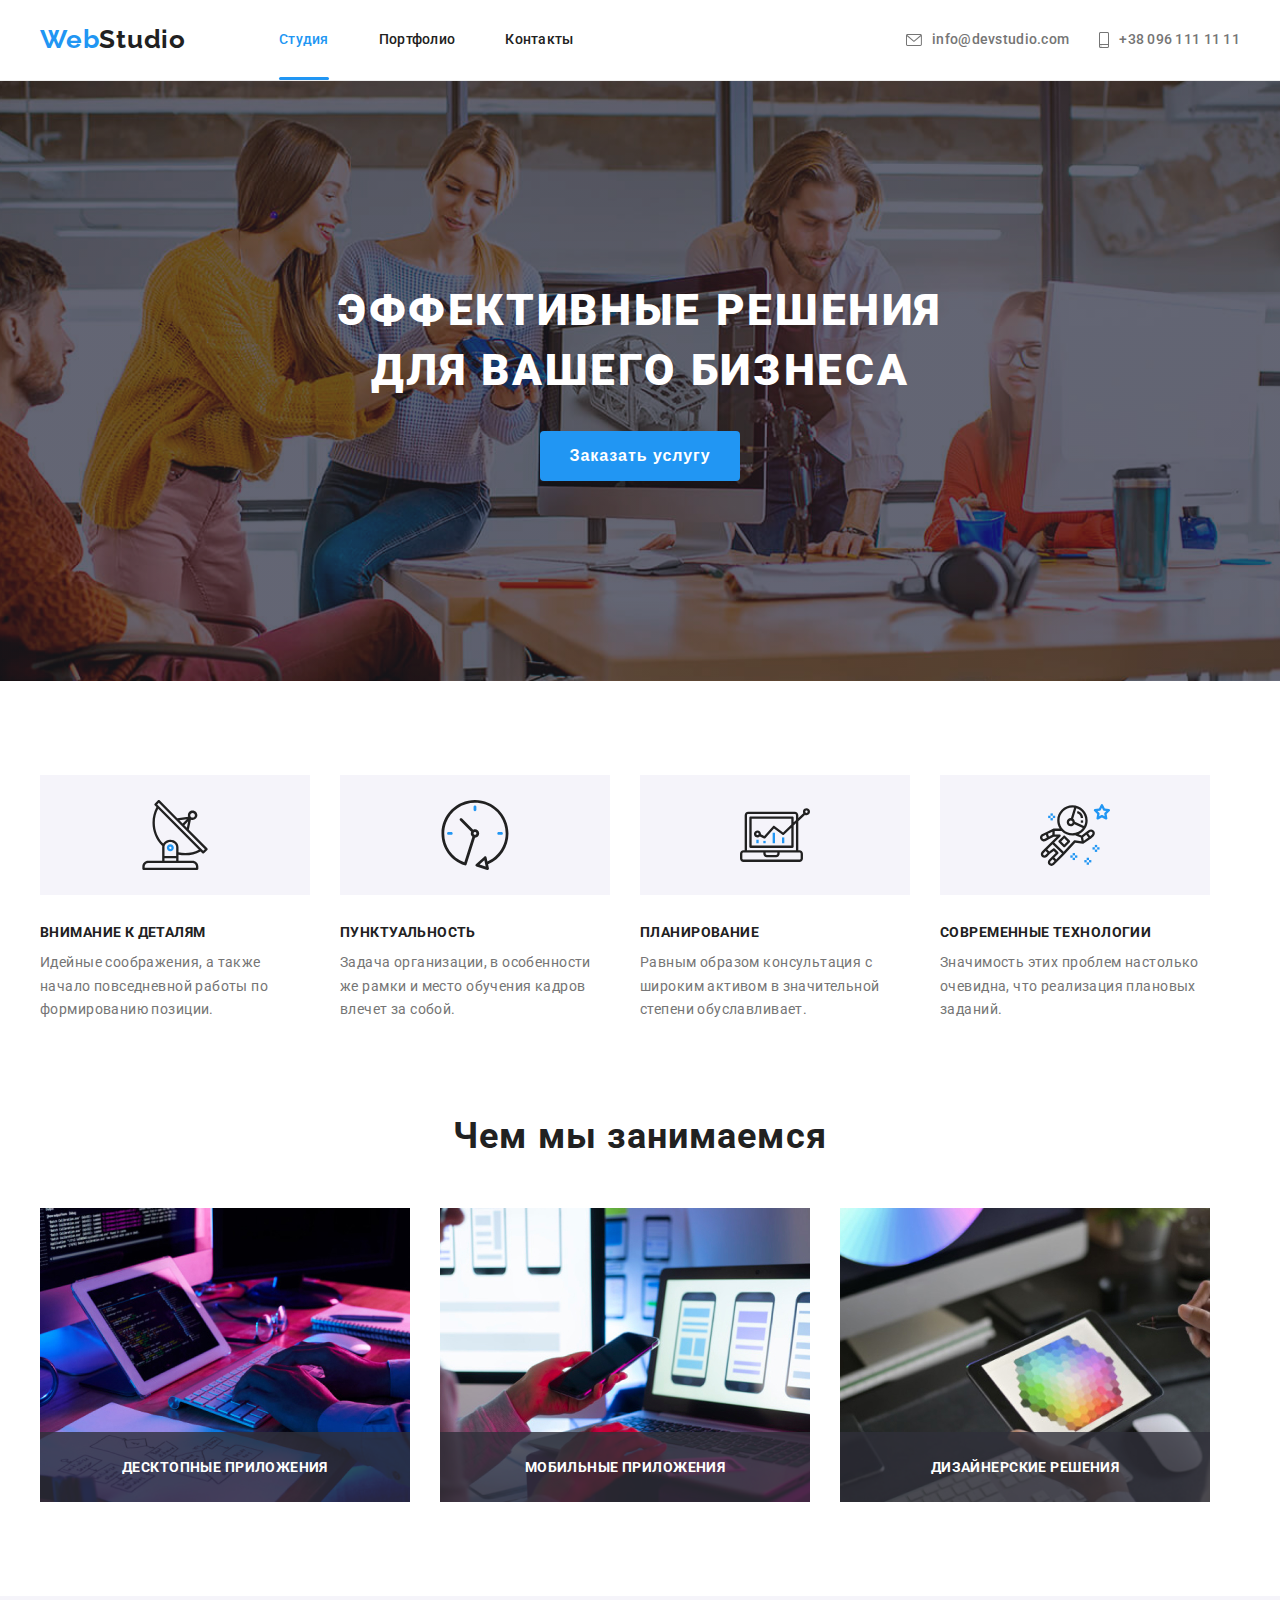
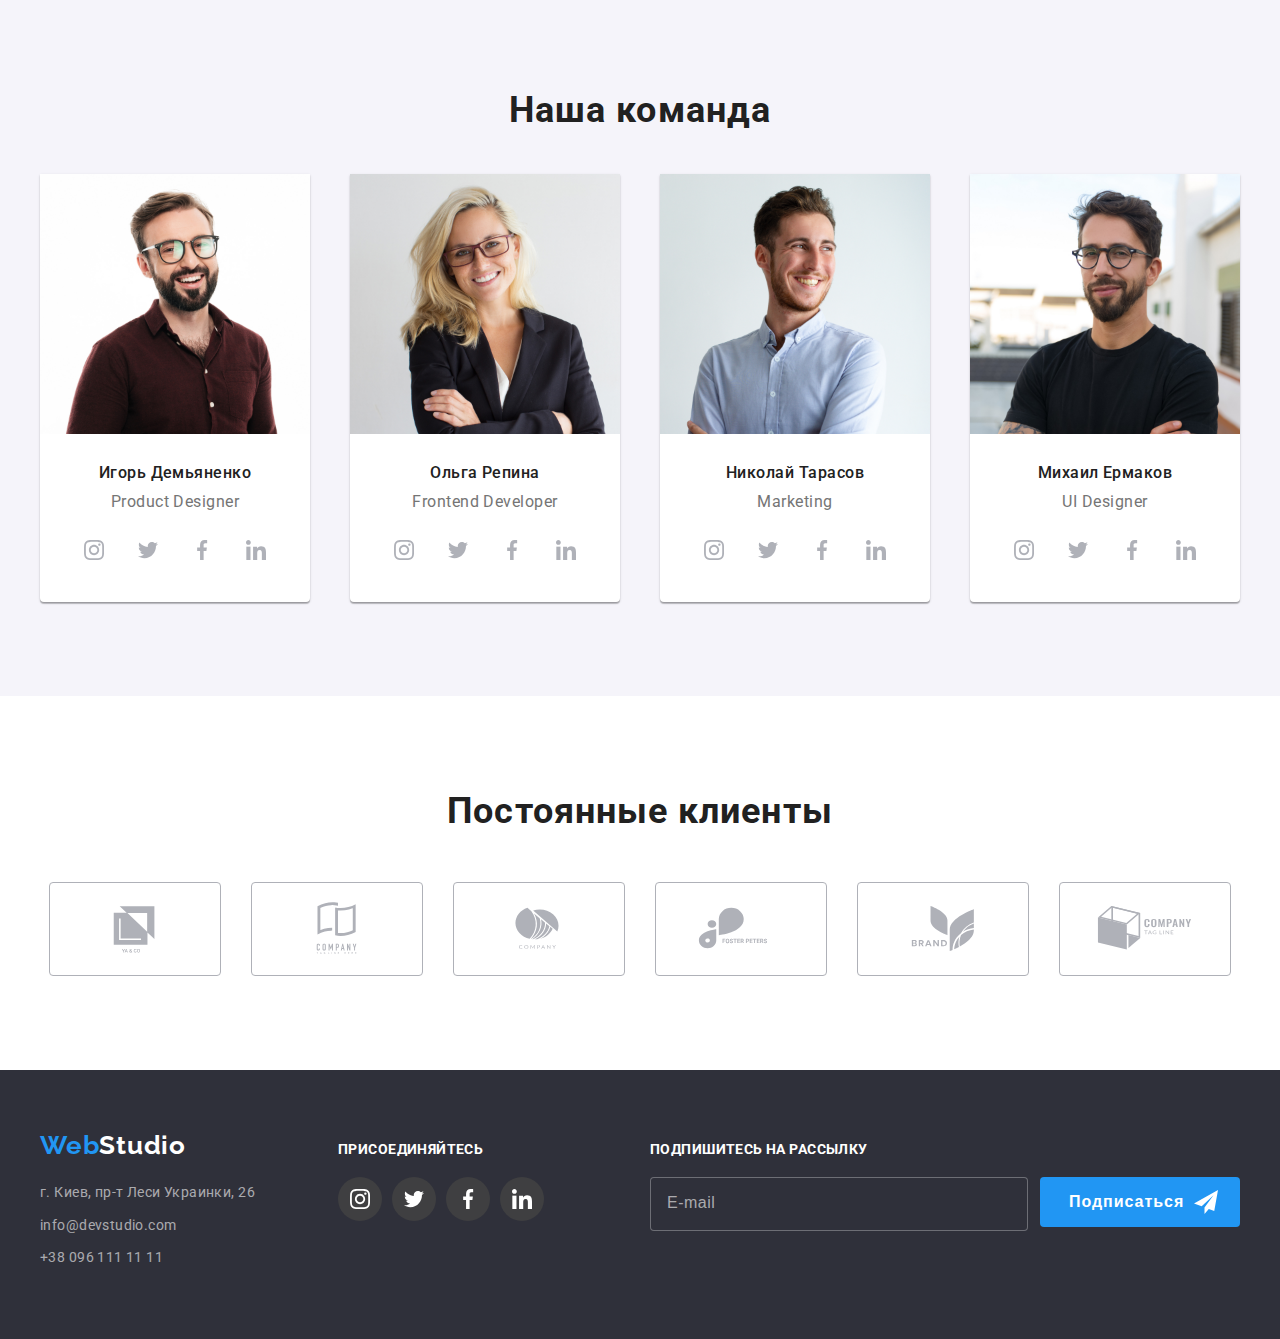
<file: index.html>
<!DOCTYPE html>
<html lang="ru">

<head>
    <meta charset="UTF-8">
    <meta http-equiv="X-UA-Compatible" content="IE=edge">
    <meta name="viewport" content="width=device-width, initial-scale=1.0">
    <link rel="preconnect" href="https://fonts.googleapis.com">
    <link rel="preconnect" href="https://fonts.gstatic.com" crossorigin>
    <link
        href="https://fonts.googleapis.com/css2?family=Raleway:wght@700&family=Roboto:wght@400;500;700;900&display=swap"
        rel="stylesheet">
    <title>WebStudio</title>
    
    <link rel="stylesheet" href="https://cdnjs.cloudflare.com/ajax/libs/modern-normalize/1.1.0/modern-normalize.min.css"
        integrity="sha512-wpPYUAdjBVSE4KJnH1VR1HeZfpl1ub8YT/NKx4PuQ5NmX2tKuGu6U/JRp5y+Y8XG2tV+wKQpNHVUX03MfMFn9Q=="
        crossorigin="anonymous" referrerpolicy="no-referrer" />
        
       
    <link rel="stylesheet" href="./css/main.css">
    <link rel="stylesheet" href="./css/main.min.css">
    
    
</head>

<body>
    <!-- header -->
    <header class="header">
        <div class="container">
            <nav class="navigation">
                <a class=" logo header-nav__logo link" href="./index.html">Web<span class="logo__studio">Studio</span> </a>
 
                <ul class="navigation__list list">
                    <li class="navigation__item"><a class="navigation__link link navigation__link--active active" href="./index.html">Студия</a></li>
                    <li class="navigation__item"><a class="navigation__link link "
                            href="./portfolio.html">Портфолио</a>
                    </li>
                    <li class="navigation__item"><a class="navigation__link link" href="">Контакты</a></li>
                </ul>
            </nav>
            
                <ul class="contacts__list list">
                    <li class="contacts__item">
                             <a class="contacts__link contacts__effect-link link" href="mailto:info@devstudio.com">
                                <svg
                                    class="contacts__icon contacts__effect-icon " width="16" height="12">
                                    <use href="./images/icons/3-symbol-defs.svg#icon-envelope-hover"></use>
                                </svg>
                
                                info@devstudio.com
                            </a>
                    </li>
                    <li class="contacts__item">
                            <a class="contacts__link link" href="tel:+380961111111">
                                <svg class="contacts__icon contacts__effect-icon" width="10"
                                    height="16">
                                    <use href="./images/icons/3-symbol-defs.svg#icon-smartphone"></use>
                                </svg>
                                +38 096 111 11 11
                            </a>
                    </li>
                </ul>
            
        </div>
    
    </header>

    <main>
        <!-- section-1 -->
       
            <section class="section-1">
                <div class="section-1__content container">
                    
                        <h1 class="section-1__title">Эффективные решения <br>для вашего бизнеса</h1>
                        <button class="button section-1__button button__effect " data-modal-open type="button">Заказать услугу</button>
                    
                </div>
               
            </section>

            <div class="backdrop is-hidden " data-modal>
                <div class="modal">
                   <div class="modal__content">
                        <h3 class="modal__title">Оставьте свои данные, мы вам перезвоним</h3>
                        
                        <form class="form">
                           <div class="form-field">
                                <label class="form__name" for="name"> Имя</label>
                                <div class="input-wrap">
                                   
                                    <input class="form__input-form input__effect " type="text" name="name" id="name" required>
                                    <svg class="form__icon" width="18" height="18">
                                        <use href="./images/icons/modal-symbol-defs.svg#icon-person-black-18dp-1"></use>
                                    </svg>
                                </div>
                           </div>
                        
                            
                           <div class="form-field">
                                <label class="form__tel" for="tel"> Телефон</label>
                               <div class="input-wrap">
                                   
                                    <input class="form__input-form input__effect" type="tel" name="tel" id="tel" required>
                                    <svg class="form__icon" width="18" height="18">
                                        <use href="./images/icons/modal-symbol-defs.svg#icon-phone-black-18dp-1"></use>
                                    </svg>
                               </div>
                           </div>
                            
                            <div class="form-field">
                                <label class="form__mail" for="mail"> Почта</label>
                               <div class="input-wrap">
                                   
                                    <input class="form__input-form input__effect" type="email" name="mail" id="mail" required>
                                    <svg class="form__icon" width="18" height="18">
                                        <use href="./images/icons/modal-symbol-defs.svg#icon-email-black-18dp-1"></use>
                                    </svg>
                               </div>
                            </div>
                            
                            <div class="form-field">
                                <label class="form__comment" for="comment"> Комментарий </label>
                                <textarea class="form__textarea" name="comment" id="comment" rows="5"  placeholder="Введите текст"></textarea>
                            </div>
                            
                           <div class="form__checkbox">
                                <input class="form__input-checkbox input__effect form__checkbox--visualle-hidden" type="checkbox" name="topic" value="accent" id="accent" required>
                                <label class="form__label-checkbox" for="accent">
                                    <span >
                                        <svg class="form__checkbox-icon" width="16" height="15">
                                            <use href="./images/icons/modal-symbol-defs.svg#icon-icon-check-1"></use>
                                        </svg>
                                    </span> Соглашаюсь с рассылкой и принимаю <a class="form__link"
                                        href=""> Условия договора</a> 
                                </label>
                               
                           </div>
                            
                            <button class="form__btn" type="submit">Отправить</button>
                        </form>
                   </div> 
                    <div class="modal__icon thumb">
                       <button class="modal__button-icon" data-modal-close type="button">
                        <svg class="modal__close-icons" width="11" height="11">
                            <use href="./images/icons/5-symbol-defs.svg#icon-Vector"></use>
                        </svg>
                       </button>
                    </div>
                </div>
            </div>
        <!-- section-2 -->
       
            <section class="section-2">
                <div class="container">
                    <ul class="section-2__list list">
                        <li class="section-2__item">
                                <div class="section-2__icon">
                                    <svg class="" width="70" height="70">
                                        <use href="./images/icons/4-symbol-defs.svg#icon-antenna-1"></use>
                                    </svg>
                                    
                                </div>
                            <h3 class="section-2__title">Внимание к деталям</h3>
                            <p class="section-2__description">Идейные соображения, а также начало повседневной работы по формированию позиции.</p>
                        </li>
                        <li class="section-2__item">
                            <div class="section-2__icon">
                                <svg class="" width="70" height="70">
                                        <use href="./images/icons/4-symbol-defs.svg#icon-clock-1"></use>
                                    </svg>
                                
                            </div>
                            <h3 class="section-2__title">Пунктуальность</h3>
                            <p class="section-2__description">Задача организации, в особенности же рамки и место обучения кадров влечет за собой.</p>
                        </li>
                        <li class="section-2__item" >
                            <div class="section-2__icon">
                                <svg class="" width="70" height="70">
                                        <use href="./images/icons/4-symbol-defs.svg#icon-diagram-1"></use>
                                    </svg>
                                
                            </div>
                            <h3 class="section-2__title">Планирование</h3>
                            <p class="section-2__description">Равным образом консультация с широким активом в значительной степени обуславливает.</p>
                        </li>
                        <li class="section-2__item">
                            <div class="section-2__icon">
                                <svg class="" width="70" height="70">
                                        <use href="./images/icons/4-symbol-defs.svg#icon-astronaut-1"></use>
                                    </svg>
                                
                            </div>
                            <h3 class="section-2__title">Современные технологии</h3>
                            <p class="section-2__description">Значимость этих проблем настолько очевидна, что реализация плановых заданий.</p>
                        </li>
                    </ul>
                </div>
            </section>
       

        <!-- section-3 -->
      
            <section class="section-3">
                <div class="container">
                <h2 class="section-3__title">Чем мы занимаемся</h2>
                <ul class="section-3__list list">
                    <li class="section-3__img" >
                        <img src="./images/img-sek3-1.jpg"
                        width="370"
                        height="294"
                        alt="сотрудник работает за планшетом">
                        <p class="section-3__text">Десктопные приложения</p>
                    </li>
                    <li class="section-3__img"><img src="./images/img-sek3-2.jpg" 
                        width="370" 
                        height="294" 
                        alt="сотрудник разрабатывает дизайн">
                        <p class="section-3__text" >Мобильные приложения</p>
                    </li>
                    <li class="section-3__img"><img src="./images/img-sek3-3.jpg" 
                        width="370" 
                        height="294"
                        alt="сотрудник рассматривает палитру цветов">
                        <p class="section-3__text">Дизайнерские решения</p>
                    </li>
                </ul>
                </div>
            </section>

        <!-- section-4 -->
       
            <section class="section-4">
                <div class="container">
                    <h2 class="section-4__title">Наша команда</h2>
                    <ul class="section-4__list list">
                        <li class="section-4__employee">
                            <img class="" src="./images/img-sek4-1.jpg" 
                            width="270" 
                            height="260" 
                            alt="фото сотрудника">
                            <div class="section-4__description">
                                <h3 class="section-4__name" >Игорь Демьяненко</h3>
                                <p class="section-4__profession">Product Designer</p>
                                <ul class="section-4__soc-list list">
                                    <li class="section-4__soc-item">
                                        <a class="section-4__link link" href="">
                                            <svg class="section-4__icon" width="20" height="20">
                                                <use href="./images/icons/symbol-defs.svg#icon-instagram-2"></use>
                                            </svg>
                                        </a>
                                    </li>
                                    <li class="section-4__soc-item">
                                        <a class="section-4__link link" href="">
                                            <svg class="section-4__icon" width="20" height="20">
                                                <use href="./images/icons/symbol-defs.svg#icon-twitter-1"></use>
                                            </svg>
                                        </a>
                                    </li>
                                    <li class="section-4__soc-item">
                                        <a class="section-4__link link" href="">
                                            <svg class="section-4__icon" width="20" height="20">
                                                <use href="./images/icons/symbol-defs.svg#icon-facebook-1"></use>
                                            </svg>
                                        </a>
                                        
                                    </li>
                                    <li class="section-4__soc-item">
                                        <a class="section-4__link link" href="">
                                            <svg class="section-4__icon" width="20" height="20">
                                                <use href="./images/icons/symbol-defs.svg#icon-linkedin-1"></use>
                                            </svg>
                                        </a>
                                    </li>
                                </ul>
                            </div>
                        </li>
                        <li class="section-4__employee">
                            <img class=""  src="./images/img-sek4-2.jpg" 
                            width="270" 
                            height="260" 
                            alt="фото сотрудника">
                             <div class="section-4__description">
                                <h3 class="section-4__name">Ольга Репина</h3>
                                <p class="section-4__profession">Frontend Developer</p>
                                <ul class="section-4__soc-list list">
                                    <li class="section-4__soc-item">
                                        <a class="section-4__link link" href="">
                                            <svg class="section-4__icon" width="20" height="20">
                                                <use href="./images/icons/symbol-defs.svg#icon-instagram-2"></use>
                                            </svg>
                                        </a>
                                    </li>
                                    <li class="section-4__soc-item">
                                        <a class="section-4__link link" href="">
                                            <svg class="section-4__icon" width="20" height="20">
                                                <use href="./images/icons/symbol-defs.svg#icon-twitter-1"></use>
                                            </svg>
                                        </a>
                                        
                                    </li>
                                    <li class="section-4__soc-item">
                                        <a class="section-4__link link" href="">
                                            <svg class="section-4__icon" width="20" height="20">
                                                <use href="./images/icons/symbol-defs.svg#icon-facebook-1"></use>
                                            </svg>
                                        </a>
                                    </li>
                                    <li class="section-4__soc-item">
                                        <a class="section-4__link link" href="">
                                            <svg class="section-4__icon" width="20" height="20">
                                                <use href="./images/icons/symbol-defs.svg#icon-linkedin-1"></use>
                                            </svg>
                                        </a>
                                    </li>
                                </ul>
                             </div>
                        </li>
                        <li class="section-4__employee">
                            <img class=""  src="./images/img-sek4-3.jpg" 
                            width="270" 
                            height="260" 
                            alt="фото сотрудника">
                            <div class="section-4__description">
                                <h3 class="section-4__name">Николай Тарасов</h3>
                                <p class="section-4__profession">Marketing</p>
                                <ul class="section-4__soc-list list">
                                    <li class="section-4__soc-item">
                                        <a class="section-4__link link" href="">
                                            <svg class="section-4__icon" width="20" height="20">
                                                <use href="./images/icons/symbol-defs.svg#icon-instagram-2"></use>
                                            </svg>
                                        </a>
                                    </li>
                                    <li class="section-4__soc-item">
                                        <a class="section-4__link link" href="">
                                            <svg class="section-4__icon" width="20" height="20">
                                                <use href="./images/icons/symbol-defs.svg#icon-twitter-1"></use>
                                            </svg>
                                        </a>
                                        
                                    </li>
                                    <li class="section-4__soc-item">
                                        <a class="section-4__link link" href="">
                                            <svg class="section-4__icon" width="20" height="20">
                                                <use href="./images/icons/symbol-defs.svg#icon-facebook-1"></use>
                                            </svg>
                                        </a>
                                    </li>
                                    <li class="section-4__soc-item">
                                        <a class="section-4__link link" href="">
                                            <svg class="section-4__icon" width="20" height="20">
                                                <use href="./images/icons/symbol-defs.svg#icon-linkedin-1"></use>
                                            </svg>
                                        </a>
                                    </li>
                                </ul>
                            </div>
                        </li>
                        <li class="section-4__employee">
                            <img class=""  src="./images/img-sek4-4.jpg" 
                            width="270" 
                            height="260" 
                            alt="фото сотрудника">
                            <div class="section-4__description">
                                <h3 class="section-4__name">Михаил Ермаков</h3>
                                <p class="section-4__profession">UI Designer</p>
                                <ul class="section-4__soc-list list">
                                    <li class="section-4__soc-item">
                                        <a class="section-4__link link" href="">
                                            <svg class="section-4__icon" width="20" height="20">
                                                <use href="./images/icons/symbol-defs.svg#icon-instagram-2"></use>
                                            </svg>
                                        </a>
                                    </li>
                                    <li class="section-4__soc-item">
                                        <a class="section-4__link link" href="">
                                            <svg class="section-4__icon" width="20" height="20">
                                                <use href="./images/icons/symbol-defs.svg#icon-twitter-1"></use>
                                            </svg>
                                        </a>
                                        
                                    </li>
                                    <li class="section-4__soc-item">
                                        <a class="section-4__link link" href="">
                                            <svg class="section-4__icon" width="20" height="20">
                                                <use href="./images/icons/symbol-defs.svg#icon-facebook-1"></use>
                                            </svg>
                                        </a>
                                    </li>
                                    <li class="section-4__soc-item">
                                        <a class="section-4__link link" href="">
                                            <svg class="section-4__icon" width="20" height="20">
                                                <use href="./images/icons/symbol-defs.svg#icon-linkedin-1"></use>
                                            </svg>
                                        </a>
                                    </li>
                                </ul>
                            </div>
                        </li>
                    </ul>
                </div>
            </section>
            <!-- section-5 -->
          <section class="section-5">
              <div class="container">
                  <h2 class="section-5__title">Постоянные клиенты</h2>
                  <ul class="section-5__list list">
                     <li class="section-5__item link box-1">
                         <a class="section-5__link link" href="">
                             <svg class="section-5__icon" width="106" height="60">
                            <use href="./images/icons/2-symbol-defs.svg#icon-Logo-1"></use>
                         </svg>
                        </a>
                     </li>
                    <li class="section-5__item box-1">
                        <a class="section-5__link link" href="">
                            <svg class="section-5__icon" width="106" height="60">
                                <use href="./images/icons/2-symbol-defs.svg#icon-Logo-2"></use>
                            </svg>
                        </a>
                    </li>
                    <li class="section-5__item box-1">
                        <a class="section-5__link link" href="">
                            <svg class="section-5__icon" width="106" height="60">
                                <use href="./images/icons/2-symbol-defs.svg#icon-Logo-3"></use>
                            </svg>
                        </a>
                    </li>
                    <li class="section-5__item box-1">
                        <a class="section-5__link link" href="">
                            <svg class="section-5__icon" width="106" height="60">
                                <use href="./images/icons/2-symbol-defs.svg#icon-Logo-4"></use>
                            </svg>
                        </a>
                    </li>
                    <li class="section-5__item box-1">
                        <a class="section-5__link link" href="">
                            <svg class="section-5__icon" width="106" height="60">
                                <use href="./images/icons/2-symbol-defs.svg#icon-Logo-5"></use>
                            </svg>
                        </a>
                    </li>
                    <li class="section-5__item box-1">
                        <a class="section-5__link link" href="">
                            <svg class="section-5__icon" width="106" height="60">
                                <use href="./images/icons/2-symbol-defs.svg#icon-Logo-6"></use>
                            </svg>
                        </a>
                    </li>
                  </ul>

              </div>
          </section>
       
    </main>
    <!-- footer -->
    <footer class="footer">
        <div  class="footer-container container">
            <div class="footer-contacts">
                <a class="footer__logo link" href="./index.html">Web<span class="footer__logo-studio">Studio</span></a>
                <address class="footer-contacts__address">
                    <ul class="footer-contacts__list list">
                        <li class="footer-contacts__item"><a class="footer-contacts__link link" href="https://goo.gl/maps/XvD9XZvy2aRC84E2A" target="_blank"
                                rel="noopener noreferrer">г. Киев, пр-т Леси Украинки, 26</a></li>
                        <li class="footer-contacts__item"><a  class="footer-contacts__link link"  href="mailto:info@devstudio.com">info@devstudio.com</a></li>
                        <li class="footer-contacts__item"><a class="footer-contacts__link link" href="tel:+380961111111">+38 096 111 11 11</a></li>
                    </ul>
                </address>
            </div>
            <div class="footer-soc">
                <h3 class="footer-soc__title">присоединяйтесь</h3>
                <ul class="footer-soc__list list">
                    <li class="footer-soc__item">
                        <a href="" class="footer-soc__link link">
                            <svg class="footer-soc__icon" width="20" height="20">
                                <use href="./images/icons/symbol-defs.svg#icon-instagram-2"></use>
                            </svg>
                        </a>
                    </li>
                    <li class="footer-soc__item">
                        <a href="" class="footer-soc__link link">
                            <svg class="footer-soc__icon" width="20" height="20">
                                <use href="./images/icons/symbol-defs.svg#icon-twitter-1"></use>
                            </svg>
                        </a>
                    </li>
                    <li class="footer-soc__item">
                        <a href="" class="footer-soc__link link">
                            <svg class="footer-soc__icon" width="20" height="20">
                                <use href="./images/icons/symbol-defs.svg#icon-facebook-1"></use>
                            </svg>
                        </a>
                    </li>
                    <li class="footer-soc__item">
                        <a href="" class="footer-soc__link link">
                            <svg class="footer-soc__icon" width="20" height="20">
                                <use href="./images/icons/symbol-defs.svg#icon-linkedin-1"></use>
                            </svg>
                        </a>
                    </li>
                </ul>
            </div>
            <div class="footer-join">
                <h3 class="footer-join__title">Подпишитесь на рассылку</h3>
               <div class="footer-join__content" >
                   <form>
                        <div class="footer-form">
                            
                            <input class="footer-join__input" type="e-mail" name="mail" id="mail" placeholder="E-mail">
                            <button class="footer-join__button">Подписаться
                                <svg class="footer-join__icon" width="24" height="24">
                                    <use href="./images/icons/send-symbol-defs.svg#icon-icon-send"></use>
                                </svg>
                            </button>
                        </div>
                        
                   </form>
                    
               </div>
            </div>
        </div>
    </footer>
    <script src="./js/modal.js"></script>
</body>

</html>
</file>
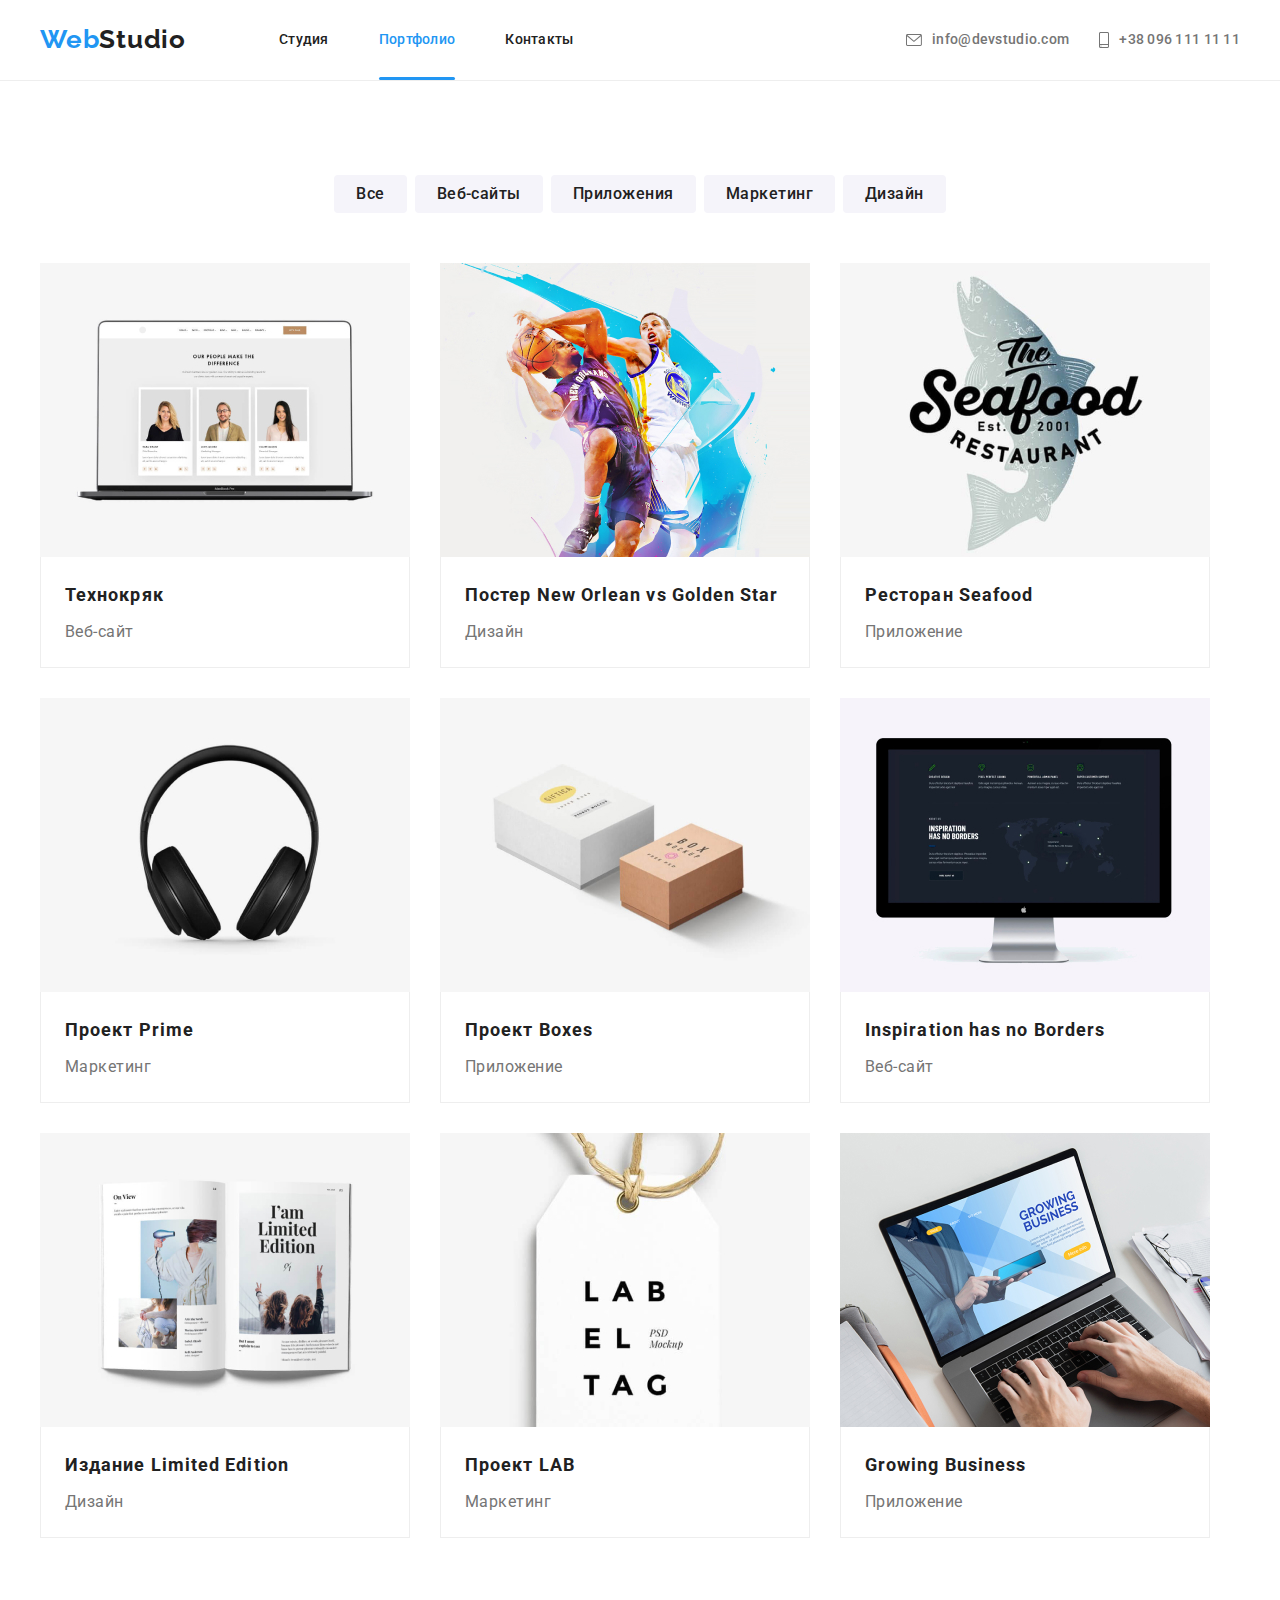
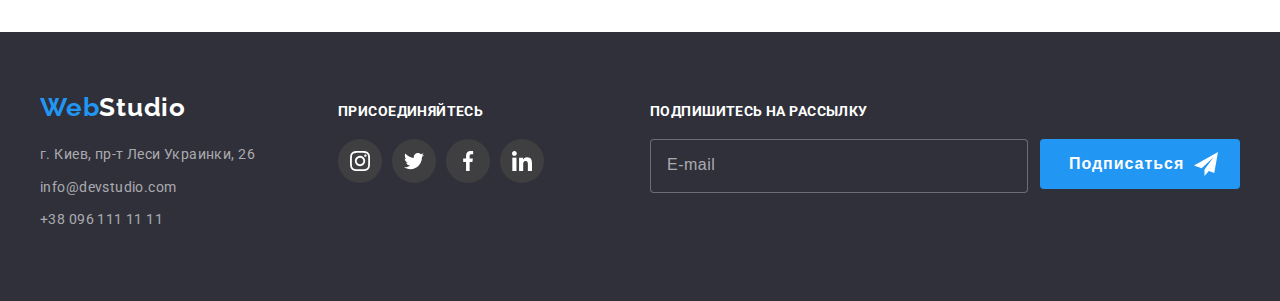
<file: portfolio.html>
<!DOCTYPE html>
<html lang="ru">
<head>
    <meta charset="UTF-8">
    <meta http-equiv="X-UA-Compatible" content="IE=edge">
    <meta name="viewport" content="width=device-width, initial-scale=1.0">
<link rel="preconnect" href="https://fonts.googleapis.com">
<link rel="preconnect" href="https://fonts.gstatic.com" crossorigin>
<link href="https://fonts.googleapis.com/css2?family=Raleway:wght@700&family=Roboto:wght@400;500;700;900&display=swap"
    rel="stylesheet">

    <title>portfolio</title>
    
    <link rel="stylesheet" href="https://cdnjs.cloudflare.com/ajax/libs/modern-normalize/1.1.0/modern-normalize.min.css"
        integrity="sha512-wpPYUAdjBVSE4KJnH1VR1HeZfpl1ub8YT/NKx4PuQ5NmX2tKuGu6U/JRp5y+Y8XG2tV+wKQpNHVUX03MfMFn9Q=="
        crossorigin="anonymous" referrerpolicy="no-referrer" />
    <link rel="stylesheet" href="./css/main.css">
    <link rel="stylesheet" href="./css/main.min.css">
</head>
<body>

<!-- header -->
<header class="header">
    <div class="container">
        <nav class="navigation">
            <a class=" logo header-nav__logo link" href="./index.html">Web<span class="logo__studio">Studio</span> </a>

            <ul class="navigation__list list">
                <li class="navigation__item"><a class="navigation__link link "
                        href="./index.html">Студия</a></li>
                <li class="navigation__item"><a class="navigation__link navigation__link--active link  active " href="./portfolio.html">Портфолио</a>
                </li>
                <li class="navigation__item"><a class="navigation__link link" href="">Контакты</a></li>
            </ul>
        </nav>

        <ul class="contacts__list list">
            <li class="contacts__item">
                <a class="contacts__link contacts__effect-link link" href="mailto:info@devstudio.com">
                    <svg class="contacts__icon contacts__effect-icon " width="16" height="12">
                        <use href="./images/icons/3-symbol-defs.svg#icon-envelope-hover"></use>
                    </svg>

                    info@devstudio.com
                </a>
            </li>
            <li class="contacts__item">
                <a class="contacts__link link" href="tel:+380961111111">
                    <svg class="contacts__icon contacts__effect-icon" width="10" height="16">
                        <use href="./images/icons/3-symbol-defs.svg#icon-smartphone"></use>
                    </svg>
                    +38 096 111 11 11
                </a>
            </li>
        </ul>

    </div>

</header>
    <!-- main -->
    <main>
        <!-- section-->
        <section class="portfolio-section">
                <div class="container">
                    <ul  class="portfolio-section__fierst-list list">
                        <li class="portfolio-section__fierst-item "><button class="portfolio-section__button effect-btn-shadow " type="button">Все</button></li>
                        <li class="portfolio-section__fierst-item "><button class="portfolio-section__button effect-btn-shadow " type="button">Веб-сайты</button></li>
                        <li class="portfolio-section__fierst-item "><button class="portfolio-section__button effect-btn-shadow " type="button">Приложения</button></li>
                        <li class="portfolio-section__fierst-item "><button class="portfolio-section__button effect-btn-shadow " type="button">Маркетинг</button></li>
                        <li class="portfolio-section__fierst-item "><button class="portfolio-section__button effect-btn-shadow " type="button">Дизайн</button></li>
                    </ul>
            
                
                    <ul class="portfolio-section__second-list list"> 

                        <li  class="portfolio-section__second-item "> 
                           
                                
                                    <a class="link effect-shadow" href="">
                                        <div class="portfolio-section__second-position">
                                            <img class="" src="./images-portfolio/img1.jpg"
                                                width="370" alt="открытый ноутбук">
                                            <div class="portfolio-section__overlay">
                                                <p class="portfolio-section__second-text">Технокряк это современная площадка распространения коронавируса. Компании используют эту платформу для цифрового
                                                    шпионажа и атак на защищённые сервера конкурентов.</p>
                                            </div>
                                        </div>   
                            
                                        <div class="portfolio-section__second-content box">
                                            <h3 class="portfolio-section__second-name">Технокряк</h3>
                                            <p class="portfolio-section__second-description">Веб-сайт</p>
                                        </div>
                                    </a>
                           
                        </li>
                        <li class="portfolio-section__second-item">
                            <a class="link effect-shadow" href="">
                                <div class="portfolio-section__second-position">
                                    <img class="" src="./images-portfolio/img2.jpg" width="370" alt="игроки играют в баскетбол">
                                    <div class="portfolio-section__overlay">
                                        <p class="portfolio-section__second-text">Технокряк это современная площадка распространения коронавируса. Компании
                                            используют эту платформу для цифрового
                                            шпионажа и атак на защищённые сервера конкурентов.</p>
                                    </div>
                                </div>
                            
                                <div class="portfolio-section__second-content box">
                                    <h3 class="portfolio-section__second-name">Постер New Orlean vs Golden Star</h3>
                                    <p class="portfolio-section__second-description">Дизайн</p>
                                </div>
                            </a>
                          
                        </li>
                        <li class="portfolio-section__second-item">
                            <a class="link effect-shadow" href="">
                                <div class="portfolio-section__second-position">
                                    <img class="" src="./images-portfolio/img3.jpg" width="370" alt="логотип ресторана">
                                    <div class="portfolio-section__overlay">
                                        <p class="portfolio-section__second-text">Технокряк это современная площадка распространения коронавируса. Компании
                                            используют эту платформу для цифрового
                                            шпионажа и атак на защищённые сервера конкурентов.</p>
                                    </div>
                                </div>
                            
                                <div class="portfolio-section__second-content box">
                                    <h3 class="portfolio-section__second-name">Ресторан Seafood</h3>
                                    <p class="portfolio-section__second-description">Приложение</p>
                                </div>
                            </a>
                           
                        </li>
                        <li class="portfolio-section__second-item"> 
                            <a class="link effect-shadow" href="">
                                <div class="portfolio-section__second-position">
                                <img class="" src="./images-portfolio/img4.jpg" width="370" alt="наушники">
                                    <div class="portfolio-section__overlay">
                                        <p class="portfolio-section__second-text">Технокряк это современная площадка распространения коронавируса. Компании
                                            используют эту платформу для цифрового
                                            шпионажа и атак на защищённые сервера конкурентов.</p>
                                    </div>
                                </div>
                            
                                <div class="portfolio-section__second-content box">
                                    <h3 class="portfolio-section__second-name">Проект Prime</h3>
                                    <p class="portfolio-section__second-description">Маркетинг</p>
                                </div>
                            </a>
                            
                        </li>
                        <li class="portfolio-section__second-item"> 
                            <a class="link effect-shadow" href="">
                                <div class="portfolio-section__second-position">
                                    <img class="" src="./images-portfolio/img5.jpg" width="370" alt="приложение">
                                    <div class="portfolio-section__overlay">
                                        <p class="portfolio-section__second-text">Технокряк это современная площадка распространения коронавируса. Компании
                                            используют эту платформу для цифрового
                                            шпионажа и атак на защищённые сервера конкурентов.</p>
                                    </div>
                                </div>
                            
                                <div class="portfolio-section__second-content box">
                                    <h3 class="portfolio-section__second-name">Проект Boxes</h3>
                                    <p class="portfolio-section__second-description">Приложение</p>
                                </div>
                            </a>
                           
                        </li>
                        <li class="portfolio-section__second-item"> 
                            <a class="link effect-shadow" href="">
                                <div class="portfolio-section__second-position">
                                    <img class="" src="./images-portfolio/img6.jpg" width="370" alt="монитор">
                                    <div class="portfolio-section__overlay">
                                        <p class="portfolio-section__second-text">Технокряк это современная площадка распространения коронавируса. Компании
                                            используют эту платформу для цифрового
                                            шпионажа и атак на защищённые сервера конкурентов.</p>
                                    </div>
                                </div>
                            
                                <div class="portfolio-section__second-content box">
                                    <h3 class="portfolio-section__second-name">Inspiration has no Borders</h3>
                                    <p class="portfolio-section__second-description">Веб-сайт</p>
                                </div>
                            </a>
                            
                        </li>
                        <li class="portfolio-section__second-item">
                            <a class="link effect-shadow" href="">
                                <div class="portfolio-section__second-position">
                                <img class="" src="./images-portfolio/img7.jpg" width="370" alt="открытая книга">
                                    <div class="portfolio-section__overlay">
                                        <p class="portfolio-section__second-text">Технокряк это современная площадка распространения коронавируса. Компании
                                            используют эту платформу для цифрового
                                            шпионажа и атак на защищённые сервера конкурентов.</p>
                                    </div>
                                </div>
                            
                                <div class="portfolio-section__second-content box">
                                    <h3 class="portfolio-section__second-name">Издание Limited Edition</h3>
                                    <p class="portfolio-section__second-description">Дизайн</p>
                                </div>
                            </a>
                           
                        </li>
                        <li class="portfolio-section__second-item"> 
                            <a class="link effect-shadow" href="">
                                <div class="portfolio-section__second-position">
                                <img class="" src="./images-portfolio/img8.jpg" width="370" alt="ярлык">
                                    <div class="portfolio-section__overlay">
                                        <p class="portfolio-section__second-text">Технокряк это современная площадка распространения коронавируса. Компании
                                            используют эту платформу для цифрового
                                            шпионажа и атак на защищённые сервера конкурентов.</p>
                                    </div>
                                </div>
                            
                                <div class="portfolio-section__second-content box">
                                    <h3 class="portfolio-section__second-name">Проект LAB</h3>
                                    <p class="portfolio-section__second-description">Маркетинг</p>
                                </div>
                            </a>
                           
                        </li>
                        <li class="portfolio-section__second-item "> 
                            <a class="link effect-shadow" href="">
                                <div class="portfolio-section__second-position">
                                    <img class="" src="./images-portfolio/img9.jpg" width="370" alt="работа за ноутбуком">
                                    <div class="portfolio-section__overlay">
                                        <p class="portfolio-section__second-text">Технокряк это современная площадка распространения коронавируса. Компании
                                            используют эту платформу для цифрового
                                            шпионажа и атак на защищённые сервера конкурентов.</p>
                                    </div>
                                </div>
                            
                                <div class="portfolio-section__second-content box">
                                    <h3 class="portfolio-section__second-name">Growing Business</h3>
                                    <p class="portfolio-section__second-description">Приложение</p>
                                </div>
                            
                             </a>
                        </li>
                        
                    </ul>
                </div>
            </section>
            
        
    </main>


    <!-- footer -->
    <footer class="footer">
        <div class="footer-container container">
            <div class="footer-contacts">
                <a class="footer__logo link" href="./index.html">Web<span class="footer__logo-studio">Studio</span></a>
                <address class="footer-contacts__address">
                    <ul class="footer-contacts__list list">
                        <li class="footer-contacts__item"><a class="footer-contacts__link link"
                                href="https://goo.gl/maps/XvD9XZvy2aRC84E2A" target="_blank" rel="noopener noreferrer">г.
                                Киев, пр-т Леси Украинки, 26</a></li>
                        <li class="footer-contacts__item"><a class="footer-contacts__link link"
                                href="mailto:info@devstudio.com">info@devstudio.com</a></li>
                        <li class="footer-contacts__item"><a class="footer-contacts__link link" href="tel:+380961111111">+38
                                096 111 11 11</a></li>
                    </ul>
                </address>
            </div>
            <div class="footer-soc">
                <h3 class="footer-soc__title">присоединяйтесь</h3>
                <ul class="footer-soc__list list">
                    <li class="footer-soc__item">
                        <a href="" class="footer-soc__link link">
                            <svg class="footer-soc__icon" width="20" height="20">
                                <use href="./images/icons/symbol-defs.svg#icon-instagram-2"></use>
                            </svg>
                        </a>
                    </li>
                    <li class="footer-soc__item">
                        <a href="" class="footer-soc__link link">
                            <svg class="footer-soc__icon" width="20" height="20">
                                <use href="./images/icons/symbol-defs.svg#icon-twitter-1"></use>
                            </svg>
                        </a>
                    </li>
                    <li class="footer-soc__item">
                        <a href="" class="footer-soc__link link">
                            <svg class="footer-soc__icon" width="20" height="20">
                                <use href="./images/icons/symbol-defs.svg#icon-facebook-1"></use>
                            </svg>
                        </a>
                    </li>
                    <li class="footer-soc__item">
                        <a href="" class="footer-soc__link link">
                            <svg class="footer-soc__icon" width="20" height="20">
                                <use href="./images/icons/symbol-defs.svg#icon-linkedin-1"></use>
                            </svg>
                        </a>
                    </li>
                </ul>
            </div>
            <div class="footer-join">
                <h3 class="footer-join__title">Подпишитесь на рассылку</h3>
                <div class="footer-join__content">
                    <form>
                        <div class="footer-form">
    
                            <input class="footer-join__input" type="e-mail" name="mail" id="mail" placeholder="E-mail">
                            <button class="footer-join__button">Подписаться
                                <svg class="footer-join__icon" width="24" height="24">
                                    <use href="./images/icons/send-symbol-defs.svg#icon-icon-send"></use>
                                </svg>
                            </button>
                        </div>
    
                    </form>
    
                </div>
            </div>
        </div>
    </footer>
</body>
</html>
</file>
<file: css/main.css>
:root {
  --first-text-color: #212121;
  --second-text-color: #757575;
  --section1-title-color: #ffffff;
  --section3-title-color: #ffffff;
  --btn-color: #ffffff;
  --accent-color: #2196f3;
  --footer-color: #ffffff;
  --btn-color-porfolio: #F5F4FA;
}

p,
h1,
h2,
h3,
h4,
h5,
h6 {
  margin: 0;
}

ul,
ol {
  margin: 0;
  padding-left: 0;
}

img {
  display: block;
  max-width: 100%;
  height: auto;
}

body {
  margin: 0;
  font-family: 'roboto', sans-serif;
}

.active::after {
  position: absolute;
  content: '';
  display: block;
  bottom: 0;
  right: 0;
  width: 100%;
  height: 3px;
  border-radius: 2px;
  background-color: var(--accent-color);
}

.backdrop {
  position: fixed;
  top: 0;
  left: 0;
  width: 100%;
  height: 100%;
  background-color: rgba(0, 0, 0, 0.1);
  opacity: 1;
  -webkit-transition: opacity 250ms cubic-bezier(0.4, 0, 0.2, 1);
  transition: opacity 250ms cubic-bezier(0.4, 0, 0.2, 1);
  z-index: 9999;
}

.backdrop.is-hidden {
  opacity: 0;
  pointer-events: none;
}

.box {
  border-bottom: 1px solid #EEEEEE;
  border-left: 1px solid #EEEEEE;
  border-right: 1px solid #EEEEEE;
}

.box-1 {
  width: 170px;
  height: 92px;
  border: 1px solid #AFB1B8;
  border-radius: 4px;
  -webkit-transition-property: border;
  transition-property: border;
  -webkit-transition-duration: 250ms;
          transition-duration: 250ms;
  -webkit-transition-timing-function: cubic-bezier(0.4, 0, 0.2, 1);
          transition-timing-function: cubic-bezier(0.4, 0, 0.2, 1);
}

.box-1:hover {
  border: 1px solid var(--accent-color);
}

.box-1:focus {
  border: 1px solid var(--accent-color);
}

.button {
  background-color: var(--accent-color);
  border-radius: 4px;
  border: none;
  font-weight: bold;
  font-size: 16px;
  line-height: 1.87;
  letter-spacing: 0.06em;
  cursor: pointer;
  min-width: 200px;
  height: 50px;
  color: var(--btn-color);
}

.button__effect {
  -webkit-transition-property: background-color;
  transition-property: background-color;
  -webkit-transition-duration: 250ms;
          transition-duration: 250ms;
  -webkit-transition-timing-function: cubic-bezier(0.4, 0, 0.2, 1);
          transition-timing-function: cubic-bezier(0.4, 0, 0.2, 1);
}

.container {
  width: 1200px;
  padding-left: 15px;
  padding-right: 15px;
  margin: 0 auto;
}

.effect-shadow {
  display: block;
  -webkit-transition-property: -webkit-box-shadow;
  transition-property: -webkit-box-shadow;
  transition-property: box-shadow;
  transition-property: box-shadow, -webkit-box-shadow;
  -webkit-transition-duration: 250ms;
          transition-duration: 250ms;
  -webkit-transition-timing-function: cubic-bezier(0.4, 0, 0.2, 1);
          transition-timing-function: cubic-bezier(0.4, 0, 0.2, 1);
}

.effect-shadow:hover {
  -webkit-box-shadow: 1px 4px 6px 0px rgba(0, 0, 0, 0.16);
          box-shadow: 1px 4px 6px 0px rgba(0, 0, 0, 0.16);
}

.effect-shadow:focus {
  -webkit-box-shadow: 1px 4px 6px 0px rgba(0, 0, 0, 0.16);
          box-shadow: 1px 4px 6px 0px rgba(0, 0, 0, 0.16);
}

.form-field {
  display: -webkit-box;
  display: -ms-flexbox;
  display: flex;
  -webkit-box-orient: vertical;
  -webkit-box-direction: normal;
      -ms-flex-direction: column;
          flex-direction: column;
  margin-bottom: 10px;
}

.form-field input {
  padding: 0;
  padding-left: 42px;
}

.form-field label {
  margin-bottom: 4px;
}

.form__name {
  font-style: normal;
  font-weight: 400;
  font-size: 12px;
  line-height: 14px;
  letter-spacing: 0.01em;
  color: #757575;
}

.form__tel {
  font-style: normal;
  font-weight: 400;
  font-size: 12px;
  line-height: 14px;
  letter-spacing: 0.01em;
  color: #757575;
}

.form__mail {
  font-style: normal;
  font-weight: 400;
  font-size: 12px;
  line-height: 14px;
  letter-spacing: 0.01em;
  color: #757575;
}

.form__input-form {
  width: 448px;
  height: 40px;
  border: 1px solid rgba(33, 33, 33, 0.2);
  border-radius: 4px;
  outline: none;
  cursor: pointer;
}

.form__input-form:focus {
  border-color: var(--accent-color);
}

.input-wrap {
  position: relative;
}

.input__effect {
  -webkit-transition-property: border-color;
  transition-property: border-color;
  -webkit-transition-duration: 250ms;
          transition-duration: 250ms;
  -webkit-transition-timing-function: cubic-bezier(0.4, 0, 0.2, 1);
          transition-timing-function: cubic-bezier(0.4, 0, 0.2, 1);
}

.form__icon {
  position: absolute;
  left: 12px;
  top: 50%;
  -webkit-transform: translateY(-50%);
          transform: translateY(-50%);
  -webkit-transition-property: fill;
  transition-property: fill;
  -webkit-transition-duration: 250ms;
          transition-duration: 250ms;
  -webkit-transition-timing-function: cubic-bezier(0.4, 0, 0.2, 1);
          transition-timing-function: cubic-bezier(0.4, 0, 0.2, 1);
}

.form__input-form:focus + .form__icon {
  fill: var(--accent-color);
}

.form__comment {
  font-style: normal;
  font-weight: 400;
  font-size: 12px;
  line-height: 14px;
  letter-spacing: 0.01em;
  color: #757575;
}

.form__textarea {
  padding-top: 12px;
  padding-left: 16px;
  resize: none;
  outline: none;
  border: 1px solid rgba(33, 33, 33, 0.2);
  border-radius: 4px;
  cursor: pointer;
  -webkit-transition-property: border-color;
  transition-property: border-color;
  -webkit-transition-duration: 250ms;
          transition-duration: 250ms;
  -webkit-transition-timing-function: cubic-bezier(0.4, 0, 0.2, 1);
          transition-timing-function: cubic-bezier(0.4, 0, 0.2, 1);
}

.form__textarea:focus {
  border-color: var(--accent-color);
}

.form__textarea::-webkit-input-placeholder {
  font-style: normal;
  font-weight: 400;
  font-size: 14px;
  line-height: 16px;
  letter-spacing: 0.01em;
  color: rgba(117, 117, 117, 0.5);
}

.form__textarea:-ms-input-placeholder {
  font-style: normal;
  font-weight: 400;
  font-size: 14px;
  line-height: 16px;
  letter-spacing: 0.01em;
  color: rgba(117, 117, 117, 0.5);
}

.form__textarea::-ms-input-placeholder {
  font-style: normal;
  font-weight: 400;
  font-size: 14px;
  line-height: 16px;
  letter-spacing: 0.01em;
  color: rgba(117, 117, 117, 0.5);
}

.form__textarea::placeholder {
  font-style: normal;
  font-weight: 400;
  font-size: 14px;
  line-height: 16px;
  letter-spacing: 0.01em;
  color: rgba(117, 117, 117, 0.5);
}

.form__checkbox--visualle-hidden {
  position: absolute;
  white-space: nowrap;
  width: 1px;
  height: 1px;
  overflow: hidden;
  border: 0;
  padding: 0;
  clip: rect(0 0 0 0);
  -webkit-clip-path: inset(50%);
          clip-path: inset(50%);
  margin: -1px;
}

.form__checkbox {
  position: relative;
  margin-top: 20px;
  margin-bottom: 30px;
  display: -webkit-box;
  display: -ms-flexbox;
  display: flex;
  -webkit-box-pack: center;
      -ms-flex-pack: center;
          justify-content: center;
}

.form__label-checkbox {
  font-style: normal;
  font-weight: 400;
  font-size: 14px;
  line-height: 24px;
  letter-spacing: 0.03em;
  color: #757575;
  display: -webkit-box;
  display: -ms-flexbox;
  display: flex;
  -webkit-box-align: center;
      -ms-flex-align: center;
          align-items: center;
}

.form__label-checkbox span {
  width: 16px;
  height: 15px;
  border: 2px solid #212121;
  border-radius: 2px;
  margin-right: 7px;
  display: -webkit-box;
  display: -ms-flexbox;
  display: flex;
  -webkit-box-align: center;
      -ms-flex-align: center;
          align-items: center;
  -webkit-box-pack: center;
      -ms-flex-pack: center;
          justify-content: center;
}

.form__checkbox-icon {
  fill: transparent;
}

.form__input-checkbox:checked + .form__label-checkbox span {
  background-color: var(--accent-color);
  border: none;
}

.form__input-checkbox:checked + .form__label-checkbox .form__checkbox-icon {
  fill: #ffffff;
}

.form__link {
  color: var(--accent-color);
  margin-left: 4px;
}

.form__btn {
  display: block;
  width: 200px;
  height: 50px;
  background-color: var(--accent-color);
  font-style: normal;
  font-weight: 700;
  font-size: 16px;
  line-height: 30px;
  border-radius: 4px;
  border: none;
  margin-left: auto;
  margin-right: auto;
  cursor: pointer;
  letter-spacing: 0.06em;
  color: #FFFFFF;
}

.is-hidden {
  opacity: 0;
  pointer-events: none;
}

.visualle-hidden {
  position: absolute;
  white-space: nowrap;
  width: 1px;
  height: 1px;
  overflow: hidden;
  border: 0;
  padding: 0;
  clip: rect(0 0 0 0);
  -webkit-clip-path: inset(50%);
          clip-path: inset(50%);
  margin: -1px;
}

.link {
  text-decoration: none;
}

.link.active {
  color: var(--accent-color);
}

.link:hover {
  color: var(--accent-color);
}

.list {
  list-style: none;
}

.modal__button-icon {
  position: absolute;
  width: 30px;
  height: 30px;
  border-radius: 50%;
  border: 1px solid rgba(0, 0, 0, 0.1);
  background-color: #fff;
  margin-right: 8px;
  margin-top: 8px;
  display: -webkit-box;
  display: -ms-flexbox;
  display: flex;
  -webkit-box-pack: center;
      -ms-flex-pack: center;
          justify-content: center;
  -webkit-box-align: center;
      -ms-flex-align: center;
          align-items: center;
  cursor: pointer;
}

.modal__close-icons {
  fill: var(--first-text-color);
  -webkit-transition-property: fill;
  transition-property: fill;
  -webkit-transition-duration: 250ms;
          transition-duration: 250ms;
  -webkit-transition-timing-function: cubic-bezier(0.4, 0, 0.2, 1);
          transition-timing-function: cubic-bezier(0.4, 0, 0.2, 1);
}

.modal__icon:hover .modal__close-icons {
  fill: var(--accent-color);
}

.modal__icon:focus .modal__close-icons {
  fill: var(--accent-color);
}

.thumb {
  position: relative;
}

.modal {
  position: absolute;
  top: 50%;
  left: 50%;
  -webkit-transform: translate(-50%, -50%);
          transform: translate(-50%, -50%);
  min-width: 528px;
  min-height: 581px;
  border-radius: 4px;
  background-color: #fff;
  display: -webkit-box;
  display: -ms-flexbox;
  display: flex;
  -webkit-box-pack: center;
      -ms-flex-pack: center;
          justify-content: center;
}

.modal__content {
  display: -webkit-box;
  display: -ms-flexbox;
  display: flex;
  -webkit-box-align: end;
      -ms-flex-align: end;
          align-items: flex-end;
  -webkit-box-orient: vertical;
  -webkit-box-direction: normal;
      -ms-flex-direction: column;
          flex-direction: column;
  margin: 0;
  padding-top: 40px;
  padding-bottom: 40px;
}

.modal__title {
  font-style: normal;
  font-weight: 700;
  font-size: 20px;
  line-height: 23px;
  text-align: center;
  letter-spacing: 0.03em;
  margin-bottom: 12px;
  color: #212121;
}

/*header */
.header {
  border-bottom: 1px solid #EEEEEE;
}

.header .container {
  display: -webkit-box;
  display: -ms-flexbox;
  display: flex;
  -webkit-box-pack: justify;
      -ms-flex-pack: justify;
          justify-content: space-between;
}

.navigation {
  display: -webkit-box;
  display: -ms-flexbox;
  display: flex;
}

.header-nav__logo {
  margin-right: 93px;
  padding-top: 24px;
  padding-bottom: 25px;
}

.logo__studio {
  color: var(--first-text-color);
  font-weight: bold;
}

.navigation__list {
  display: -webkit-box;
  display: -ms-flexbox;
  display: flex;
}

.navigation__link {
  display: block;
  padding-top: 32px;
  padding-bottom: 32px;
  font-weight: 500;
  font-size: 14px;
  line-height: 1.14;
  letter-spacing: 0.02em;
  color: var(--first-text-color);
  -webkit-transition-property: color;
  transition-property: color;
  -webkit-transition-duration: 250ms;
          transition-duration: 250ms;
  -webkit-transition-timing-function: cubic-bezier(0.4, 0, 0.2, 1);
          transition-timing-function: cubic-bezier(0.4, 0, 0.2, 1);
}

.navigation__item {
  position: relative;
}

.navigation__item:not(:last-child) {
  margin-right: 50px;
}

.navigation__link--active::after {
  position: absolute;
  content: '';
  display: block;
  bottom: 0;
  right: 0;
  width: 100%;
  height: 3px;
  border-radius: 2px;
  background-color: var(--accent-color);
}

.contacts__list {
  font-weight: 500;
  font-size: 14px;
  line-height: 1.14;
  letter-spacing: 0.02em;
  color: var(--first-text-color);
  display: -webkit-box;
  display: -ms-flexbox;
  display: flex;
}

.header-list-contats .link:focus {
  color: var(--accent-color);
}

.contacts__item {
  display: -webkit-box;
  display: -ms-flexbox;
  display: flex;
  -webkit-box-align: center;
      -ms-flex-align: center;
          align-items: center;
}

.contacts__item:first-child {
  margin-right: 30px;
}

.contacts__link {
  display: -webkit-box;
  display: -ms-flexbox;
  display: flex;
  -webkit-box-align: center;
      -ms-flex-align: center;
          align-items: center;
  padding-top: 32px;
  padding-bottom: 32px;
  font-family: 'roboto', sans-serif;
  font-style: normal;
  font-size: 14px;
  line-height: 1.14;
  letter-spacing: 0.02em;
  color: var(--second-text-color);
}

.contacts__link:hover {
  color: var(--accent-color);
}

.contacts__link:focus {
  color: var(--accent-color);
}

.contacts__effect-link {
  -webkit-transition-property: color;
  transition-property: color;
  -webkit-transition-duration: 250ms;
          transition-duration: 250ms;
  -webkit-transition-timing-function: cubic-bezier(0.4, 0, 0.2, 1);
          transition-timing-function: cubic-bezier(0.4, 0, 0.2, 1);
}

.contacts__icon {
  fill: var(--second-text-color);
}

.contacts__link:hover .contacts__icon {
  fill: var(--accent-color);
}

.contacts__link:focus .contacts__icon {
  fill: var(--accent-color);
}

.contacts__effect-icon {
  margin-right: 10px;
  -webkit-transition-property: fill;
  transition-property: fill;
  -webkit-transition-duration: 250ms;
          transition-duration: 250ms;
  -webkit-transition-timing-function: cubic-bezier(0.4, 0, 0.2, 1);
          transition-timing-function: cubic-bezier(0.4, 0, 0.2, 1);
}

.logo {
  font-family: "Raleway";
  font-weight: bold;
  font-size: 26px;
  line-height: 1.19;
  letter-spacing: 0.03em;
  color: var(--accent-color);
}

/* footer */
.footer {
  background-color: #2f303a;
  padding-top: 60px;
  padding-bottom: 60px;
}

.footer-container {
  display: -webkit-box;
  display: -ms-flexbox;
  display: flex;
  -webkit-box-align: baseline;
      -ms-flex-align: baseline;
          align-items: baseline;
  -webkit-box-pack: justify;
      -ms-flex-pack: justify;
          justify-content: space-between;
}

.footer__logo {
  font-family: "Raleway";
  font-weight: bold;
  font-size: 26px;
  line-height: 1.19;
  letter-spacing: 0.03em;
  color: var(--accent-color);
  margin-bottom: 20px;
}

.footer__logo-studio {
  color: #ffffff;
}

.footer-address-list .link:focus {
  color: var(--accent-color);
}

.footer-contacts {
  display: -webkit-box;
  display: -ms-flexbox;
  display: flex;
  -webkit-box-orient: vertical;
  -webkit-box-direction: normal;
      -ms-flex-direction: column;
          flex-direction: column;
}

.footer-contacts__link {
  font-family: Roboto;
  font-style: normal;
  font-weight: normal;
  font-size: 14px;
  line-height: 1.71;
  letter-spacing: 0.03em;
  color: rgba(255, 255, 255, 0.6);
  display: block;
}

.footer-contacts__link {
  margin-bottom: 9px;
}

.footer-soc {
  margin-left: 70px;
}

.footer-soc__title {
  font-style: normal;
  font-weight: 700;
  font-size: 14px;
  line-height: 16px;
  letter-spacing: 0.03em;
  text-transform: uppercase;
  margin-bottom: 20px;
  color: #FFFFFF;
}

.footer-soc__list {
  display: -webkit-box;
  display: -ms-flexbox;
  display: flex;
}

.footer-soc__item + .footer-soc__item {
  margin-left: 10px;
}

.footer-soc__item {
  width: 44px;
  height: 44px;
  border-radius: 50%;
  background-color: #3f3f41;
  -webkit-transition-property: background-color;
  transition-property: background-color;
  -webkit-transition-duration: 250ms;
          transition-duration: 250ms;
  -webkit-transition-timing-function: cubic-bezier(0.4, 0, 0.2, 1);
          transition-timing-function: cubic-bezier(0.4, 0, 0.2, 1);
}

.footer-soc__item:hover {
  background-color: var(--accent-color);
  border-radius: 50%;
}

.footer-soc__item :focus {
  background-color: var(--accent-color);
}

.footer-soc__link {
  width: 100%;
  height: 100%;
  display: -webkit-box;
  display: -ms-flexbox;
  display: flex;
  -webkit-box-align: center;
      -ms-flex-align: center;
          align-items: center;
  -webkit-box-pack: center;
      -ms-flex-pack: center;
          justify-content: center;
}

.footer-soc__icon {
  fill: var(--footer-color);
}

.footer-join {
  margin-left: 93px;
}

.footer-form {
  display: -webkit-box;
  display: -ms-flexbox;
  display: flex;
}

.footer-join__title {
  font-style: normal;
  font-weight: 700;
  font-size: 14px;
  line-height: 16px;
  letter-spacing: 0.03em;
  text-transform: uppercase;
  color: #FFFFFF;
  margin-bottom: 20px;
}

.footer-join__input {
  padding-left: 16px;
  width: 358px;
  height: 50px;
  border: 1px solid rgba(255, 255, 255, 0.3);
  border-radius: 4px;
  background-color: #2f303a;
  color: var(--footer-color);
}

.footer-join__input::-webkit-input-placeholder {
  font-style: normal;
  font-weight: 400;
  font-size: 16px;
  line-height: 20px;
  letter-spacing: 0.03em;
  display: -webkit-box;
  display: flex;
  -webkit-box-align: center;
          align-items: center;
  color: rgba(255, 255, 255, 0.6);
}

.footer-join__input:-ms-input-placeholder {
  font-style: normal;
  font-weight: 400;
  font-size: 16px;
  line-height: 20px;
  letter-spacing: 0.03em;
  display: -ms-flexbox;
  display: flex;
  -ms-flex-align: center;
      align-items: center;
  color: rgba(255, 255, 255, 0.6);
}

.footer-join__input::-ms-input-placeholder {
  font-style: normal;
  font-weight: 400;
  font-size: 16px;
  line-height: 20px;
  letter-spacing: 0.03em;
  display: -ms-flexbox;
  display: flex;
  -ms-flex-align: center;
      align-items: center;
  color: rgba(255, 255, 255, 0.6);
}

.footer-join__input::placeholder {
  font-style: normal;
  font-weight: 400;
  font-size: 16px;
  line-height: 20px;
  letter-spacing: 0.03em;
  display: -webkit-box;
  display: -ms-flexbox;
  display: flex;
  -webkit-box-align: center;
      -ms-flex-align: center;
          align-items: center;
  color: rgba(255, 255, 255, 0.6);
}

.footer-join__button {
  border: none;
  padding-left: 29px;
  width: 200px;
  height: 50px;
  background-color: var(--accent-color);
  border-radius: 4px;
  font-style: normal;
  font-weight: 700;
  font-size: 16px;
  line-height: 30px;
  cursor: pointer;
  display: -webkit-box;
  display: -ms-flexbox;
  display: flex;
  -webkit-box-align: center;
      -ms-flex-align: center;
          align-items: center;
  text-align: center;
  letter-spacing: 0.06em;
  color: #FFFFFF;
  margin-left: 12px;
}

.footer-join__icon {
  margin-left: 10px;
}

/* section 1 */
.section-1 {
  display: -webkit-box;
  display: -ms-flexbox;
  display: flex;
  -webkit-box-pack: center;
      -ms-flex-pack: center;
          justify-content: center;
  max-width: 1600px;
  background-color: #C4C4C4;
  background-image: -webkit-gradient(linear, left top, left bottom, from(rgba(47, 48, 58, 0.4)), to(rgba(47, 48, 58, 0.4))), url(../images/img-fon.png);
  background-image: linear-gradient(rgba(47, 48, 58, 0.4), rgba(47, 48, 58, 0.4)), url(../images/img-fon.png);
  background-repeat: no-repeat;
  background-position: center;
  background-size: cover;
  margin-right: auto;
  margin-left: auto;
  padding-top: 200px;
  padding-bottom: 200px;
}

.section-1__title {
  font-weight: 900;
  font-size: 44px;
  line-height: 1.36;
  letter-spacing: 0.06em;
  color: var(--section1-title-color);
  text-transform: uppercase;
  margin-bottom: 30px;
  text-align: center;
}

.section-1__button {
  display: block;
  margin: 0 auto;
}

.section-1__button:hover {
  background-color: #155c95;
}

.section-1__button:focus {
  background-color: #155c95;
}

/* section 2 */
.section-2 {
  padding-top: 94px;
}

.section-2__list {
  display: -webkit-box;
  display: -ms-flexbox;
  display: flex;
}

.section-2__item {
  margin-right: 30px;
  width: 270px;
}

.section-2__title {
  font-weight: bold;
  font-size: 14px;
  line-height: 1.14;
  letter-spacing: 0.03em;
  color: var(--first-text-color);
  text-transform: uppercase;
  margin-bottom: 10px;
}

.section-2__description {
  font-weight: normal;
  font-size: 14px;
  line-height: 1.71;
  letter-spacing: 0.03em;
  color: var(--second-text-color);
}

.section-2__icon {
  display: -webkit-box;
  display: -ms-flexbox;
  display: flex;
  -webkit-box-align: center;
      -ms-flex-align: center;
          align-items: center;
  -webkit-box-pack: center;
      -ms-flex-pack: center;
          justify-content: center;
  width: 270px;
  height: 120px;
  background-color: #F5F4FA;
  margin-bottom: 30px;
}

/* section 3 */
.section-3 {
  padding-top: 94px;
  padding-bottom: 94px;
}

.section-3__title {
  font-weight: bold;
  font-size: 36px;
  line-height: 1.16;
  letter-spacing: 0.03em;
  color: var(--first-text-color);
  margin-bottom: 50px;
  text-align: center;
}

.section-3__list {
  display: -webkit-box;
  display: -ms-flexbox;
  display: flex;
}

.section-3__img {
  position: relative;
  margin-right: 30px;
}

.section-3__img:first-child {
  margin-left: 0px;
}

.section-3__img:last-child {
  margin-right: 0;
}

.section-3__text {
  display: -webkit-box;
  display: -ms-flexbox;
  display: flex;
  -webkit-box-align: center;
      -ms-flex-align: center;
          align-items: center;
  -webkit-box-pack: center;
      -ms-flex-pack: center;
          justify-content: center;
  position: absolute;
  font-style: normal;
  font-weight: 700;
  font-size: 14px;
  line-height: 16px;
  text-align: center;
  letter-spacing: 0.03em;
  text-transform: uppercase;
  width: 100%;
  height: 70px;
  background-color: rgba(47, 48, 58, 0.8);
  bottom: 0;
  right: 0;
  text-align: center;
  color: #FFFFFF;
}

/* section 4 */
.section-4 {
  background-color: #f5f4fa;
  padding-top: 94px;
  padding-bottom: 94px;
}

.section-4__title {
  font-weight: bold;
  font-size: 36px;
  line-height: 1.16;
  letter-spacing: 0.03em;
  color: var(--first-text-color);
  margin-bottom: 42px;
  text-align: center;
}

.section-4__list {
  display: -webkit-box;
  display: -ms-flexbox;
  display: flex;
  -webkit-box-pack: justify;
      -ms-flex-pack: justify;
          justify-content: space-between;
}

.section-4__employee {
  background-color: #ffffff;
  margin-left: 0;
  margin-right: 30px;
  -webkit-box-shadow: 0px 1px 3px rgba(0, 0, 0, 0.12), 0px 1px 1px rgba(0, 0, 0, 0.14), 0px 2px 1px rgba(0, 0, 0, 0.2);
          box-shadow: 0px 1px 3px rgba(0, 0, 0, 0.12), 0px 1px 1px rgba(0, 0, 0, 0.14), 0px 2px 1px rgba(0, 0, 0, 0.2);
  border-radius: 0px 0px 4px 4px;
}

.section-4__employee:last-child {
  margin-right: 0;
}

.section-4__name {
  font-weight: 500;
  font-size: 16px;
  line-height: 1.18;
  letter-spacing: 0.03em;
  color: var(--first-text-color);
  text-align: center;
}

.section-4__profession {
  font-weight: normal;
  font-size: 16px;
  line-height: 1.18;
  letter-spacing: 0.03em;
  color: var(--second-text-color);
  margin-top: 10px;
  text-align: center;
  margin-bottom: 16px;
}

.section-4__description {
  padding-top: 30px;
  padding-bottom: 30px;
}

.section-4__soc-list {
  display: -webkit-box;
  display: -ms-flexbox;
  display: flex;
  -webkit-box-pack: center;
      -ms-flex-pack: center;
          justify-content: center;
}

.section-4__soc-item + .section-4__soc-item {
  margin-left: 10px;
}

.section-4__link {
  width: 44px;
  height: 44px;
  border-radius: 50%;
  display: -webkit-box;
  display: -ms-flexbox;
  display: flex;
  -webkit-box-align: center;
      -ms-flex-align: center;
          align-items: center;
  -webkit-box-pack: center;
      -ms-flex-pack: center;
          justify-content: center;
  -webkit-transition-property: background-color;
  transition-property: background-color;
  -webkit-transition-duration: 250ms;
          transition-duration: 250ms;
  -webkit-transition-timing-function: cubic-bezier(0.4, 0, 0.2, 1);
          transition-timing-function: cubic-bezier(0.4, 0, 0.2, 1);
}

.section-4__link:hover {
  background-color: var(--accent-color);
}

.section-4__link:focus {
  background-color: var(--accent-color);
}

.section-4__icon {
  fill: #AFB1B8;
  -webkit-transition-property: fill;
  transition-property: fill;
  -webkit-transition-duration: 250ms;
          transition-duration: 250ms;
  -webkit-transition-timing-function: cubic-bezier(0.4, 0, 0.2, 1);
          transition-timing-function: cubic-bezier(0.4, 0, 0.2, 1);
}

.section-4__link:hover .section-4__icon {
  fill: #ffffff;
}

.section-4__link:focus .section-4__icon {
  fill: #ffffff;
}

/* section-5 */
.section-5 {
  padding-top: 94px;
  padding-bottom: 94px;
}

.section-5__title {
  margin-bottom: 50px;
  font-weight: 700;
  font-size: 36px;
  line-height: 42px;
  text-align: center;
  letter-spacing: 0.03em;
  color: var(--first-text-color);
}

.section-5__list {
  display: -webkit-box;
  display: -ms-flexbox;
  display: flex;
  -webkit-box-pack: center;
      -ms-flex-pack: center;
          justify-content: center;
}

.section-5__item + .section-5__item {
  margin-left: 30px;
}

.section-5__link {
  width: 170px;
  height: 92px;
  display: -webkit-box;
  display: -ms-flexbox;
  display: flex;
  -webkit-box-align: center;
      -ms-flex-align: center;
          align-items: center;
  -webkit-box-pack: center;
      -ms-flex-pack: center;
          justify-content: center;
}

.section-5__link:hover .section-5__icon {
  fill: var(--accent-color);
}

.section-5__icon {
  fill: #AFB1B8;
  -webkit-transition-property: fill;
  transition-property: fill;
  -webkit-transition-duration: 250ms;
          transition-duration: 250ms;
  -webkit-transition-timing-function: cubic-bezier(0.4, 0, 0.2, 1);
          transition-timing-function: cubic-bezier(0.4, 0, 0.2, 1);
}

.section-5__link:focus .section-5__icon {
  fill: var(--accent-color);
}

.portfolio-section {
  padding-top: 94px;
  padding-bottom: 94px;
}

.portfolio-section__fierst-list {
  margin-bottom: 50px;
  display: -webkit-box;
  display: -ms-flexbox;
  display: flex;
  -webkit-box-pack: center;
      -ms-flex-pack: center;
          justify-content: center;
  -webkit-transition: -webkit-transform 250ms cubic-bezier(0.4, 0, 0.2, 1);
  transition: -webkit-transform 250ms cubic-bezier(0.4, 0, 0.2, 1);
  transition: transform 250ms cubic-bezier(0.4, 0, 0.2, 1);
  transition: transform 250ms cubic-bezier(0.4, 0, 0.2, 1), -webkit-transform 250ms cubic-bezier(0.4, 0, 0.2, 1);
}

.portfolio-section__fierst-item:not(:last-child) {
  margin-right: 8px;
}

.portfolio-section__button {
  border: none;
  background-color: var(--btn-color-porfolio);
  border-radius: 4px;
  font-family: 'Roboto';
  font-weight: 500;
  font-style: normal;
  font-size: 16px;
  line-height: 1.62;
  letter-spacing: 0.03em;
  color: var(--first-text-color);
  cursor: pointer;
  padding: 6px 22px;
}

.portfolio-section__button:hover {
  background-color: var(--accent-color);
  color: #ffffff;
}

.portfolio-section__button:focus {
  background-color: var(--accent-color);
  color: #ffffff;
}

.effect-btn-shadow {
  -webkit-transition-property: background-color, color, -webkit-box-shadow;
  transition-property: background-color, color, -webkit-box-shadow;
  transition-property: box-shadow, background-color, color;
  transition-property: box-shadow, background-color, color, -webkit-box-shadow;
  -webkit-transition-duration: 250ms;
          transition-duration: 250ms;
  -webkit-transition-timing-function: cubic-bezier(0.4, 0, 0.2, 1);
          transition-timing-function: cubic-bezier(0.4, 0, 0.2, 1);
}

.effect-btn-shadow:hover {
  -webkit-box-shadow: 1px 2px 2px 0px rgba(13, 4, 4, 0.5);
          box-shadow: 1px 2px 2px 0px rgba(13, 4, 4, 0.5);
}

.effect-btn-shadow:focus {
  -webkit-box-shadow: 1px 2px 2px 0px rgba(13, 4, 4, 0.5);
          box-shadow: 1px 2px 2px 0px rgba(13, 4, 4, 0.5);
}

.portfolio-section__second-list {
  display: -webkit-box;
  display: -ms-flexbox;
  display: flex;
  -ms-flex-wrap: wrap;
      flex-wrap: wrap;
}

.portfolio-section__second-item {
  margin-right: 30px;
}

.portfolio-section__second-item:nth-child(-n + 3) {
  margin-top: 0;
}

.portfolio-section__second-item:nth-child(3n + 0) {
  margin-right: 0;
}

.portfolio-section__second-item:nth-child(n + 4) {
  margin-top: 30px;
}

.portfolio-section__second-position {
  position: relative;
  overflow: hidden;
}

.portfolio-section__overlay {
  position: absolute;
  bottom: 0;
  right: 0;
  width: 100%;
  height: 100%;
  background-color: rgba(33, 150, 243, 0.9);
  opacity: 0;
  -webkit-transform: translateY(100%);
          transform: translateY(100%);
  -webkit-transition: -webkit-transform 250ms cubic-bezier(0.4, 0, 0.2, 1);
  transition: -webkit-transform 250ms cubic-bezier(0.4, 0, 0.2, 1);
  transition: transform 250ms cubic-bezier(0.4, 0, 0.2, 1);
  transition: transform 250ms cubic-bezier(0.4, 0, 0.2, 1), -webkit-transform 250ms cubic-bezier(0.4, 0, 0.2, 1);
}

.portfolio-section__second-item:hover .portfolio-section__overlay {
  -webkit-transform: translateY(0);
          transform: translateY(0);
  opacity: 1;
}

.portfolio-section__second-item :focus .portfolio-section__overlay {
  -webkit-transform: translateY(0);
          transform: translateY(0);
  opacity: 1;
}

.portfolio-section__second-text {
  position: absolute;
  top: 50%;
  left: 50%;
  -webkit-transform: translate(-50%, -50%);
          transform: translate(-50%, -50%);
  width: 322px;
  height: 168px;
  font-style: normal;
  font-weight: 400;
  font-size: 18px;
  line-height: 1.55;
  letter-spacing: 0.03em;
  color: #FFFFFF;
}

.portfolio-section__second-content {
  padding: 20px 24px;
}

.portfolio-section__second-name {
  font-weight: bold;
  font-size: 18px;
  line-height: 2;
  letter-spacing: 0.06em;
  color: var(--first-text-color);
  margin-bottom: 4px;
}

.portfolio-section__second-description {
  font-weight: normal;
  font-size: 16px;
  line-height: 1.87;
  letter-spacing: 0.03em;
  color: var(--second-text-color);
}
/*# sourceMappingURL=main.css.map */
</file>
<file: css/main.min.css>
:root{--first-text-color: #212121;--second-text-color: #757575;--section1-title-color: #ffffff;--section3-title-color: #ffffff;--btn-color: #ffffff;--accent-color: #2196f3;--footer-color: #ffffff;--btn-color-porfolio: #F5F4FA}p,h1,h2,h3,h4,h5,h6{margin:0}ul,ol{margin:0;padding-left:0}img{display:block;max-width:100%;height:auto}body{margin:0;font-family:'roboto', sans-serif}active::after{position:absolute;content:'';display:block;bottom:0;right:0;width:100%;height:3px;border-radius:2px;background-color:var(--accent-color)}.backdrop{position:fixed;top:0;left:0;width:100%;height:100%;background-color:rgba(0,0,0,0.1);opacity:1;-webkit-transition:opacity 250ms cubic-bezier(0.4, 0, 0.2, 1);transition:opacity 250ms cubic-bezier(0.4, 0, 0.2, 1);z-index:9999}.backdrop.is-hidden{opacity:0;pointer-events:none}.box{border-bottom:1px solid #EEEEEE;border-left:1px solid #EEEEEE;border-right:1px solid #EEEEEE}.box-1{width:170px;height:92px;border:1px solid #AFB1B8;-webkit-transition-property:border;transition-property:border;-webkit-transition-duration:250ms;transition-duration:250ms;-webkit-transition-timing-function:cubic-bezier(0.4, 0, 0.2, 1);transition-timing-function:cubic-bezier(0.4, 0, 0.2, 1)}.box-1:hover{border:1px solid var(--accent-color)}.box-1:focus{border:1px solid var(--accent-color)}.button{background-color:var(--accent-color);border-radius:4px;border:none;font-weight:bold;font-size:16px;line-height:1.87;letter-spacing:0.06em;cursor:pointer;min-width:200px;height:50px;color:var(--btn-color)}.button__effect{-webkit-transition-property:background-color;transition-property:background-color;-webkit-transition-duration:250ms;transition-duration:250ms;-webkit-transition-timing-function:cubic-bezier(0.4, 0, 0.2, 1);transition-timing-function:cubic-bezier(0.4, 0, 0.2, 1)}.container{width:1200px;padding-left:15px;padding-right:15px;margin:0 auto}.effect-shadow{display:block;-webkit-transition-property:-webkit-box-shadow;transition-property:-webkit-box-shadow;transition-property:box-shadow;transition-property:box-shadow, -webkit-box-shadow;-webkit-transition-duration:250ms;transition-duration:250ms;-webkit-transition-timing-function:cubic-bezier(0.4, 0, 0.2, 1);transition-timing-function:cubic-bezier(0.4, 0, 0.2, 1)}.effect-shadow:hover{-webkit-box-shadow:1px 4px 6px 0px rgba(0,0,0,0.16);box-shadow:1px 4px 6px 0px rgba(0,0,0,0.16)}.effect-shadow:focus{-webkit-box-shadow:1px 4px 6px 0px rgba(0,0,0,0.16);box-shadow:1px 4px 6px 0px rgba(0,0,0,0.16)}.form-field{display:-webkit-box;display:-ms-flexbox;display:flex;-webkit-box-orient:vertical;-webkit-box-direction:normal;-ms-flex-direction:column;flex-direction:column;margin-bottom:10px}.form-field input{padding:0;padding-left:42px}.form-field label{margin-bottom:4px}.form__name{font-style:normal;font-weight:400;font-size:12px;line-height:14px;letter-spacing:0.01em;color:#757575}.form__tel{font-style:normal;font-weight:400;font-size:12px;line-height:14px;letter-spacing:0.01em;color:#757575}.form__mail{font-style:normal;font-weight:400;font-size:12px;line-height:14px;letter-spacing:0.01em;color:#757575}.form__input-form{width:448px;height:40px;border:1px solid rgba(33,33,33,0.2);border-radius:4px;outline:none;cursor:pointer}.form__input-form:focus{border-color:var(--accent-color)}.input-wrap{position:relative}.input__effect{-webkit-transition-property:border-color;transition-property:border-color;-webkit-transition-duration:250ms;transition-duration:250ms;-webkit-transition-timing-function:cubic-bezier(0.4, 0, 0.2, 1);transition-timing-function:cubic-bezier(0.4, 0, 0.2, 1)}.form__icon{position:absolute;left:12px;top:50%;-webkit-transform:translateY(-50%);transform:translateY(-50%);-webkit-transition-property:fill;transition-property:fill;-webkit-transition-duration:250ms;transition-duration:250ms;-webkit-transition-timing-function:cubic-bezier(0.4, 0, 0.2, 1);transition-timing-function:cubic-bezier(0.4, 0, 0.2, 1)}.form__input-form:focus+.form__icon{fill:var(--accent-color)}.form__comment{font-style:normal;font-weight:400;font-size:12px;line-height:14px;letter-spacing:0.01em;color:#757575}.form__textarea{padding-top:12px;padding-left:16px;resize:none;outline:none;border:1px solid rgba(33,33,33,0.2);border-radius:4px;cursor:pointer;-webkit-transition-property:border-color;transition-property:border-color;-webkit-transition-duration:250ms;transition-duration:250ms;-webkit-transition-timing-function:cubic-bezier(0.4, 0, 0.2, 1);transition-timing-function:cubic-bezier(0.4, 0, 0.2, 1)}.form__textarea:focus{border-color:var(--accent-color)}.form__textarea::-webkit-input-placeholder{font-style:normal;font-weight:400;font-size:14px;line-height:16px;letter-spacing:0.01em;color:rgba(117,117,117,0.5)}.form__textarea:-ms-input-placeholder{font-style:normal;font-weight:400;font-size:14px;line-height:16px;letter-spacing:0.01em;color:rgba(117,117,117,0.5)}.form__textarea::-ms-input-placeholder{font-style:normal;font-weight:400;font-size:14px;line-height:16px;letter-spacing:0.01em;color:rgba(117,117,117,0.5)}.form__textarea::placeholder{font-style:normal;font-weight:400;font-size:14px;line-height:16px;letter-spacing:0.01em;color:rgba(117,117,117,0.5)}.form__checkbox--visualle-hidden{position:absolute;white-space:nowrap;width:1px;height:1px;overflow:hidden;border:0;padding:0;clip:rect(0 0 0 0);-webkit-clip-path:inset(50%);clip-path:inset(50%);margin:-1px}.form__checkbox{position:relative;margin-top:20px;margin-bottom:30px;display:-webkit-box;display:-ms-flexbox;display:flex;-webkit-box-pack:center;-ms-flex-pack:center;justify-content:center}.form__label-checkbox{font-style:normal;font-weight:400;font-size:14px;line-height:24px;letter-spacing:0.03em;color:#757575;display:-webkit-box;display:-ms-flexbox;display:flex;-webkit-box-align:center;-ms-flex-align:center;align-items:center}.form__label-checkbox span{width:16px;height:15px;border:2px solid #212121;border-radius:2px;margin-right:7px;display:-webkit-box;display:-ms-flexbox;display:flex;-webkit-box-align:center;-ms-flex-align:center;align-items:center;-webkit-box-pack:center;-ms-flex-pack:center;justify-content:center}.form__checkbox-icon{fill:transparent}.form__input-checkbox:checked+.form__label-checkbox span{background-color:var(--accent-color);border:none}.form__input-checkbox:checked+.form__label-checkbox .form__checkbox-icon{fill:#ffffff}.form__link{color:var(--accent-color);margin-left:4px}.form__btn{display:block;width:200px;height:50px;background-color:var(--accent-color);font-style:normal;font-weight:700;font-size:16px;line-height:30px;border-radius:4px;border:none;margin-left:auto;margin-right:auto;cursor:pointer;letter-spacing:0.06em;color:#FFFFFF}.is-hidden{opacity:0;pointer-events:none}.visualle-hidden{position:absolute;white-space:nowrap;width:1px;height:1px;overflow:hidden;border:0;padding:0;clip:rect(0 0 0 0);-webkit-clip-path:inset(50%);clip-path:inset(50%);margin:-1px}.link{text-decoration:none}.link .active{color:var(--accent-color)}.link:hover{color:var(--accent-color)}.list{list-style:none}.modal__button-icon{position:absolute;width:30px;height:30px;border-radius:50%;border:1px solid rgba(0,0,0,0.1);background-color:#fff;margin-right:8px;margin-top:8px;display:-webkit-box;display:-ms-flexbox;display:flex;-webkit-box-pack:center;-ms-flex-pack:center;justify-content:center;-webkit-box-align:center;-ms-flex-align:center;align-items:center;cursor:pointer}.modal__close-icons{fill:var(--first-text-color);-webkit-transition-property:fill;transition-property:fill;-webkit-transition-duration:250ms;transition-duration:250ms;-webkit-transition-timing-function:cubic-bezier(0.4, 0, 0.2, 1);transition-timing-function:cubic-bezier(0.4, 0, 0.2, 1)}.modal__icon:hover .modal__close-icons{fill:var(--accent-color)}.modal__icon:focus .modal__close-icons{fill:var(--accent-color)}.thumb{position:relative}.modal{position:absolute;top:50%;left:50%;-webkit-transform:translate(-50%, -50%);transform:translate(-50%, -50%);min-width:528px;min-height:581px;border-radius:4px;background-color:#fff;display:-webkit-box;display:-ms-flexbox;display:flex;-webkit-box-pack:center;-ms-flex-pack:center;justify-content:center}.modal__content{display:-webkit-box;display:-ms-flexbox;display:flex;-webkit-box-align:end;-ms-flex-align:end;align-items:flex-end;-webkit-box-orient:vertical;-webkit-box-direction:normal;-ms-flex-direction:column;flex-direction:column;margin:0;padding-top:40px;padding-bottom:40px}.modal__title{font-style:normal;font-weight:700;font-size:20px;line-height:23px;text-align:center;letter-spacing:0.03em;margin-bottom:12px;color:#212121}.header{border-bottom:1px solid #EEEEEE}.header .container{display:-webkit-box;display:-ms-flexbox;display:flex;-webkit-box-pack:justify;-ms-flex-pack:justify;justify-content:space-between}.navigation{display:-webkit-box;display:-ms-flexbox;display:flex}.header-nav__logo{margin-right:93px;padding-top:24px;padding-bottom:25px}.logo__studio{color:var(--first-text-color);font-weight:bold}.navigation__list{display:-webkit-box;display:-ms-flexbox;display:flex}.navigation__link{display:block;padding-top:32px;padding-bottom:32px;font-weight:500;font-size:14px;line-height:1.14;letter-spacing:0.02em;color:var(--first-text-color);-webkit-transition-property:color;transition-property:color;-webkit-transition-duration:250ms;transition-duration:250ms;-webkit-transition-timing-function:cubic-bezier(0.4, 0, 0.2, 1);transition-timing-function:cubic-bezier(0.4, 0, 0.2, 1)}.navigation__item{position:relative}.navigation__item:not(:last-child){margin-right:50px}.navigation__link--active::after{position:absolute;content:'';display:block;bottom:0;right:0;width:100%;height:3px;border-radius:2px;background-color:var(--accent-color)}.contacts__list{font-weight:500;font-size:14px;line-height:1.14;letter-spacing:0.02em;color:var(--first-text-color);display:-webkit-box;display:-ms-flexbox;display:flex}.header-list-contats .link:focus{color:var(--accent-color)}.contacts__item{display:-webkit-box;display:-ms-flexbox;display:flex;-webkit-box-align:center;-ms-flex-align:center;align-items:center}.contacts__item:first-child{margin-right:30px}.contacts__link{display:-webkit-box;display:-ms-flexbox;display:flex;-webkit-box-align:center;-ms-flex-align:center;align-items:center;padding-top:32px;padding-bottom:32px;font-family:'roboto', sans-serif;font-style:normal;font-size:14px;line-height:1.14;letter-spacing:0.02em;color:var(--second-text-color)}.contacts__link:hover{color:var(--accent-color)}.contacts__link:focus{color:var(--accent-color)}.contacts__effect-link{-webkit-transition-property:color;transition-property:color;-webkit-transition-duration:250ms;transition-duration:250ms;-webkit-transition-timing-function:cubic-bezier(0.4, 0, 0.2, 1);transition-timing-function:cubic-bezier(0.4, 0, 0.2, 1)}.contacts__icon{fill:var(--second-text-color)}.contacts__link:hover .contacts__icon{fill:var(--accent-color)}.contacts__link:focus .contacts__icon{fill:var(--accent-color)}.contacts__effect-icon{margin-right:10px;-webkit-transition-property:fill;transition-property:fill;-webkit-transition-duration:250ms;transition-duration:250ms;-webkit-transition-timing-function:cubic-bezier(0.4, 0, 0.2, 1);transition-timing-function:cubic-bezier(0.4, 0, 0.2, 1)}.logo{font-family:"Raleway";font-weight:bold;font-size:26px;line-height:1.19;letter-spacing:0.03em;color:var(--accent-color)}.footer{background-color:#2f303a;padding-top:60px;padding-bottom:60px}.footer-container{display:-webkit-box;display:-ms-flexbox;display:flex;-webkit-box-align:baseline;-ms-flex-align:baseline;align-items:baseline;-webkit-box-pack:justify;-ms-flex-pack:justify;justify-content:space-between}.footer__logo{font-family:"Raleway";font-weight:bold;font-size:26px;line-height:1.19;letter-spacing:0.03em;color:var(--accent-color);margin-bottom:20px}.footer__logo-studio{color:#ffffff}.footer-address-list .link:focus{color:var(--accent-color)}.footer-contacts{display:-webkit-box;display:-ms-flexbox;display:flex;-webkit-box-orient:vertical;-webkit-box-direction:normal;-ms-flex-direction:column;flex-direction:column}.footer-contacts__link{font-family:Roboto;font-style:normal;font-weight:normal;font-size:14px;line-height:1.71;letter-spacing:0.03em;color:rgba(255,255,255,0.6);display:block}.footer-contacts__link{margin-bottom:9px}.footer-soc{margin-left:70px}.footer-soc__title{font-style:normal;font-weight:700;font-size:14px;line-height:16px;letter-spacing:0.03em;text-transform:uppercase;margin-bottom:20px;color:#FFFFFF}.footer-soc__list{display:-webkit-box;display:-ms-flexbox;display:flex}.footer-soc__item+.footer-soc__item{margin-left:10px}.footer-soc__item{width:44px;height:44px;border-radius:50%;background-color:#3f3f41;-webkit-transition-property:background-color;transition-property:background-color;-webkit-transition-duration:250ms;transition-duration:250ms;-webkit-transition-timing-function:cubic-bezier(0.4, 0, 0.2, 1);transition-timing-function:cubic-bezier(0.4, 0, 0.2, 1)}.footer-soc__item:hover{background-color:var(--accent-color)}.footer-soc__item:focus{background-color:var(--accent-color)}.footer-soc__link{width:100%;height:100%;display:-webkit-box;display:-ms-flexbox;display:flex;-webkit-box-align:center;-ms-flex-align:center;align-items:center;-webkit-box-pack:center;-ms-flex-pack:center;justify-content:center}.footer-soc__icon{fill:var(--footer-color)}.footer-join{margin-left:93px}.footer-form{display:-webkit-box;display:-ms-flexbox;display:flex}.footer-join__title{font-style:normal;font-weight:700;font-size:14px;line-height:16px;letter-spacing:0.03em;text-transform:uppercase;color:#FFFFFF;margin-bottom:20px}.footer-join__input{padding-left:16px;width:358px;height:50px;border:1px solid rgba(255,255,255,0.3);border-radius:4px;background-color:#2f303a;color:var(--footer-color)}.footer-join__input::-webkit-input-placeholder{font-style:normal;font-weight:400;font-size:16px;line-height:20px;letter-spacing:0.03em;display:-webkit-box;display:flex;-webkit-box-align:center;align-items:center;color:rgba(255,255,255,0.6)}.footer-join__input:-ms-input-placeholder{font-style:normal;font-weight:400;font-size:16px;line-height:20px;letter-spacing:0.03em;display:-ms-flexbox;display:flex;-ms-flex-align:center;align-items:center;color:rgba(255,255,255,0.6)}.footer-join__input::-ms-input-placeholder{font-style:normal;font-weight:400;font-size:16px;line-height:20px;letter-spacing:0.03em;display:-ms-flexbox;display:flex;-ms-flex-align:center;align-items:center;color:rgba(255,255,255,0.6)}.footer-join__input::placeholder{font-style:normal;font-weight:400;font-size:16px;line-height:20px;letter-spacing:0.03em;display:-webkit-box;display:-ms-flexbox;display:flex;-webkit-box-align:center;-ms-flex-align:center;align-items:center;color:rgba(255,255,255,0.6)}.footer-join__button{padding-left:29px;width:200px;height:50px;background-color:var(--accent-color);border-radius:4px;font-style:normal;font-weight:700;font-size:16px;line-height:30px;cursor:pointer;display:-webkit-box;display:-ms-flexbox;display:flex;-webkit-box-align:center;-ms-flex-align:center;align-items:center;text-align:center;letter-spacing:0.06em;color:#FFFFFF;margin-left:12px}.footer-join__icon{margin-left:10px}.section-1{display:-webkit-box;display:-ms-flexbox;display:flex;-webkit-box-pack:center;-ms-flex-pack:center;justify-content:center;max-width:1600px;background-color:#C4C4C4;background-image:-webkit-gradient(linear, left top, left bottom, from(rgba(47,48,58,0.4)), to(rgba(47,48,58,0.4))),url(../images/img-fon.png);background-image:linear-gradient(rgba(47,48,58,0.4), rgba(47,48,58,0.4)),url(../images/img-fon.png);background-repeat:no-repeat;background-position:center;background-size:cover;margin-right:auto;margin-left:auto;padding-top:200px;padding-bottom:200px}.section-1__title{font-weight:900;font-size:44px;line-height:1.36;letter-spacing:0.06em;color:var(--section1-title-color);text-transform:uppercase;margin-bottom:30px;text-align:center}.section-1__button{display:block;margin:0 auto}.section-1__button:hover{background-color:#155c95}.section-1__button:focus{background-color:#155c95}.section-2{padding-top:94px}.section-2__list{display:-webkit-box;display:-ms-flexbox;display:flex}.section-2__item{margin-right:30px;width:270px}.section-2__title{font-weight:bold;font-size:14px;line-height:1.14;letter-spacing:0.03em;color:var(--first-text-color);text-transform:uppercase;margin-bottom:10px}.section-2__description{font-weight:normal;font-size:14px;line-height:1.71;letter-spacing:0.03em;color:var(--second-text-color)}.section-2__icon{display:-webkit-box;display:-ms-flexbox;display:flex;-webkit-box-align:center;-ms-flex-align:center;align-items:center;-webkit-box-pack:center;-ms-flex-pack:center;justify-content:center;width:270px;height:120px;background-color:#F5F4FA;margin-bottom:30px}.section-3{padding-top:94px;padding-bottom:94px}.section-3__title{font-weight:bold;font-size:36px;line-height:1.16;letter-spacing:0.03em;color:var(--first-text-color);margin-bottom:50px;text-align:center}.section-3__list{display:-webkit-box;display:-ms-flexbox;display:flex}.section-3__img{position:relative;margin-right:30px}.section-3__img:first-child{margin-left:0px}.section-3__img:last-child{margin-right:0}.section-3__text{display:-webkit-box;display:-ms-flexbox;display:flex;-webkit-box-align:center;-ms-flex-align:center;align-items:center;-webkit-box-pack:center;-ms-flex-pack:center;justify-content:center;position:absolute;font-style:normal;font-weight:700;font-size:14px;line-height:16px;text-align:center;letter-spacing:0.03em;text-transform:uppercase;width:100%;height:70px;background-color:rgba(47,48,58,0.8);bottom:0;right:0;text-align:center;color:#FFFFFF}.section-4{background-color:#f5f4fa;padding-top:94px;padding-bottom:94px}.section-4__title{font-weight:bold;font-size:36px;line-height:1.16;letter-spacing:0.03em;color:var(--first-text-color);margin-bottom:42px;text-align:center}.section-4__list{display:-webkit-box;display:-ms-flexbox;display:flex;-webkit-box-pack:justify;-ms-flex-pack:justify;justify-content:space-between}.section-4__employee{background-color:#ffffff;margin-left:0;margin-right:30px;-webkit-box-shadow:0px 1px 3px rgba(0,0,0,0.12),0px 1px 1px rgba(0,0,0,0.14),0px 2px 1px rgba(0,0,0,0.2);box-shadow:0px 1px 3px rgba(0,0,0,0.12),0px 1px 1px rgba(0,0,0,0.14),0px 2px 1px rgba(0,0,0,0.2);border-radius:0px 0px 4px 4px}.section-4__employee:last-child{margin-right:0}.section-4__name{font-weight:500;font-size:16px;line-height:1.18;letter-spacing:0.03em;color:var(--first-text-color);text-align:center}.section-4__profession{font-weight:normal;font-size:16px;line-height:1.18;letter-spacing:0.03em;color:var(--second-text-color);margin-top:10px;text-align:center;margin-bottom:16px}.section-4__description{padding-top:30px;padding-bottom:30px}.section-4__soc-list{display:-webkit-box;display:-ms-flexbox;display:flex;-webkit-box-pack:center;-ms-flex-pack:center;justify-content:center}.section-4__soc-item+.section-4__soc-item{margin-left:10px}.section-4__link{width:44px;height:44px;border-radius:50%;display:-webkit-box;display:-ms-flexbox;display:flex;-webkit-box-align:center;-ms-flex-align:center;align-items:center;-webkit-box-pack:center;-ms-flex-pack:center;justify-content:center;-webkit-transition-property:background-color;transition-property:background-color;-webkit-transition-duration:250ms;transition-duration:250ms;-webkit-transition-timing-function:cubic-bezier(0.4, 0, 0.2, 1);transition-timing-function:cubic-bezier(0.4, 0, 0.2, 1)}.section-4__link:hover{background-color:var(--accent-color)}.section-4__link:focus{background-color:var(--accent-color)}.section-4__icon{fill:#AFB1B8;-webkit-transition-property:fill;transition-property:fill;-webkit-transition-duration:250ms;transition-duration:250ms;-webkit-transition-timing-function:cubic-bezier(0.4, 0, 0.2, 1);transition-timing-function:cubic-bezier(0.4, 0, 0.2, 1)}.section-4__link:hover .section-4__icon{fill:#ffffff}.section-4__link:focus .section-4__icon{fill:#ffffff}.section-5{padding-top:94px;padding-bottom:94px}.section-5__title{margin-bottom:50px;font-weight:700;font-size:36px;line-height:42px;text-align:center;letter-spacing:0.03em;color:var(--first-text-color)}.section-5__list{display:-webkit-box;display:-ms-flexbox;display:flex;-webkit-box-pack:center;-ms-flex-pack:center;justify-content:center}.section-5__item+.section-5__item{margin-left:30px}.section-5__link{width:170px;height:92px;display:-webkit-box;display:-ms-flexbox;display:flex;-webkit-box-align:center;-ms-flex-align:center;align-items:center;-webkit-box-pack:center;-ms-flex-pack:center;justify-content:center}.section-5__link:hover .section-5__icon{fill:var(--accent-color)}.section-5__icon{fill:#AFB1B8;-webkit-transition-property:fill;transition-property:fill;-webkit-transition-duration:250ms;transition-duration:250ms;-webkit-transition-timing-function:cubic-bezier(0.4, 0, 0.2, 1);transition-timing-function:cubic-bezier(0.4, 0, 0.2, 1)}.section-5__link:focus .section-5__icon{fill:var(--accent-color)}.portfolio-section{padding-top:94px;padding-bottom:94px}.portfolio-section__fierst-list{margin-bottom:50px;display:-webkit-box;display:-ms-flexbox;display:flex;-webkit-box-pack:center;-ms-flex-pack:center;justify-content:center;-webkit-transition:-webkit-transform 250ms cubic-bezier(0.4, 0, 0.2, 1);transition:-webkit-transform 250ms cubic-bezier(0.4, 0, 0.2, 1);transition:transform 250ms cubic-bezier(0.4, 0, 0.2, 1);transition:transform 250ms cubic-bezier(0.4, 0, 0.2, 1), -webkit-transform 250ms cubic-bezier(0.4, 0, 0.2, 1)}.portfolio-section__fierst-item:not(:last-child){margin-right:8px}.portfolio-section__button{background-color:var(--btn-color-porfolio);border-radius:4px;font-family:'Roboto';font-style:normal;font-size:16px;line-height:1.62;letter-spacing:0.03em;color:var(--first-text-color);cursor:pointer;padding:6px 22px}.portfolio-section__button:hover{background-color:var(--accent-color);color:#ffffff}.portfolio-section__button:focus{background-color:var(--accent-color);color:#ffffff}.effect-btn-shadow{-webkit-transition-property:background-color, color, -webkit-box-shadow;transition-property:background-color, color, -webkit-box-shadow;transition-property:box-shadow, background-color, color;transition-property:box-shadow, background-color, color, -webkit-box-shadow;-webkit-transition-duration:250ms;transition-duration:250ms;-webkit-transition-timing-function:cubic-bezier(0.4, 0, 0.2, 1);transition-timing-function:cubic-bezier(0.4, 0, 0.2, 1)}.effect-btn-shadow:hover{-webkit-box-shadow:1px 2px 2px 0px rgba(13,4,4,0.5);box-shadow:1px 2px 2px 0px rgba(13,4,4,0.5)}.effect-btn-shadow:focus{-webkit-box-shadow:1px 2px 2px 0px rgba(13,4,4,0.5);box-shadow:1px 2px 2px 0px rgba(13,4,4,0.5)}.portfolio-section__second-list{display:-webkit-box;display:-ms-flexbox;display:flex;-ms-flex-wrap:wrap;flex-wrap:wrap}.portfolio-section__second-item{margin-right:30px}.portfolio-section__second-item:nth-child(-n+3){margin-top:0}.portfolio-section__second-item:nth-child(3n+0){margin-right:0}.portfolio-section__second-item:nth-child(n+4){margin-top:30px}.portfolio-section__second-position{position:relative;overflow:hidden}.portfolio-section__overlay{position:absolute;bottom:0;right:0;width:100%;height:100%;background-color:rgba(33,150,243,0.9);opacity:0;-webkit-transform:translateY(100%);transform:translateY(100%);-webkit-transition:-webkit-transform 250ms cubic-bezier(0.4, 0, 0.2, 1);transition:-webkit-transform 250ms cubic-bezier(0.4, 0, 0.2, 1);transition:transform 250ms cubic-bezier(0.4, 0, 0.2, 1);transition:transform 250ms cubic-bezier(0.4, 0, 0.2, 1), -webkit-transform 250ms cubic-bezier(0.4, 0, 0.2, 1)}.portfolio-section__second-item:hover .portfolio-section__overlay{-webkit-transform:translateY(0);transform:translateY(0);opacity:1}.portfolio-section__second-text{position:absolute;top:50%;left:50%;-webkit-transform:translate(-50%, -50%);transform:translate(-50%, -50%);width:322px;height:168px;font-style:normal;font-weight:400;font-size:18px;line-height:1.55;letter-spacing:0.03em;color:#FFFFFF}.portfolio-section__second-content{padding:20px 24px}.portfolio-section__second-name{font-weight:bold;font-size:18px;line-height:2;letter-spacing:0.06em;color:var(--first-text-color);margin-bottom:4px}.portfolio-section__second-description{font-weight:normal;font-size:16px;line-height:1.87;letter-spacing:0.03em;color:var(--second-text-color)}
/*# sourceMappingURL=main.min.css.map */
</file>
